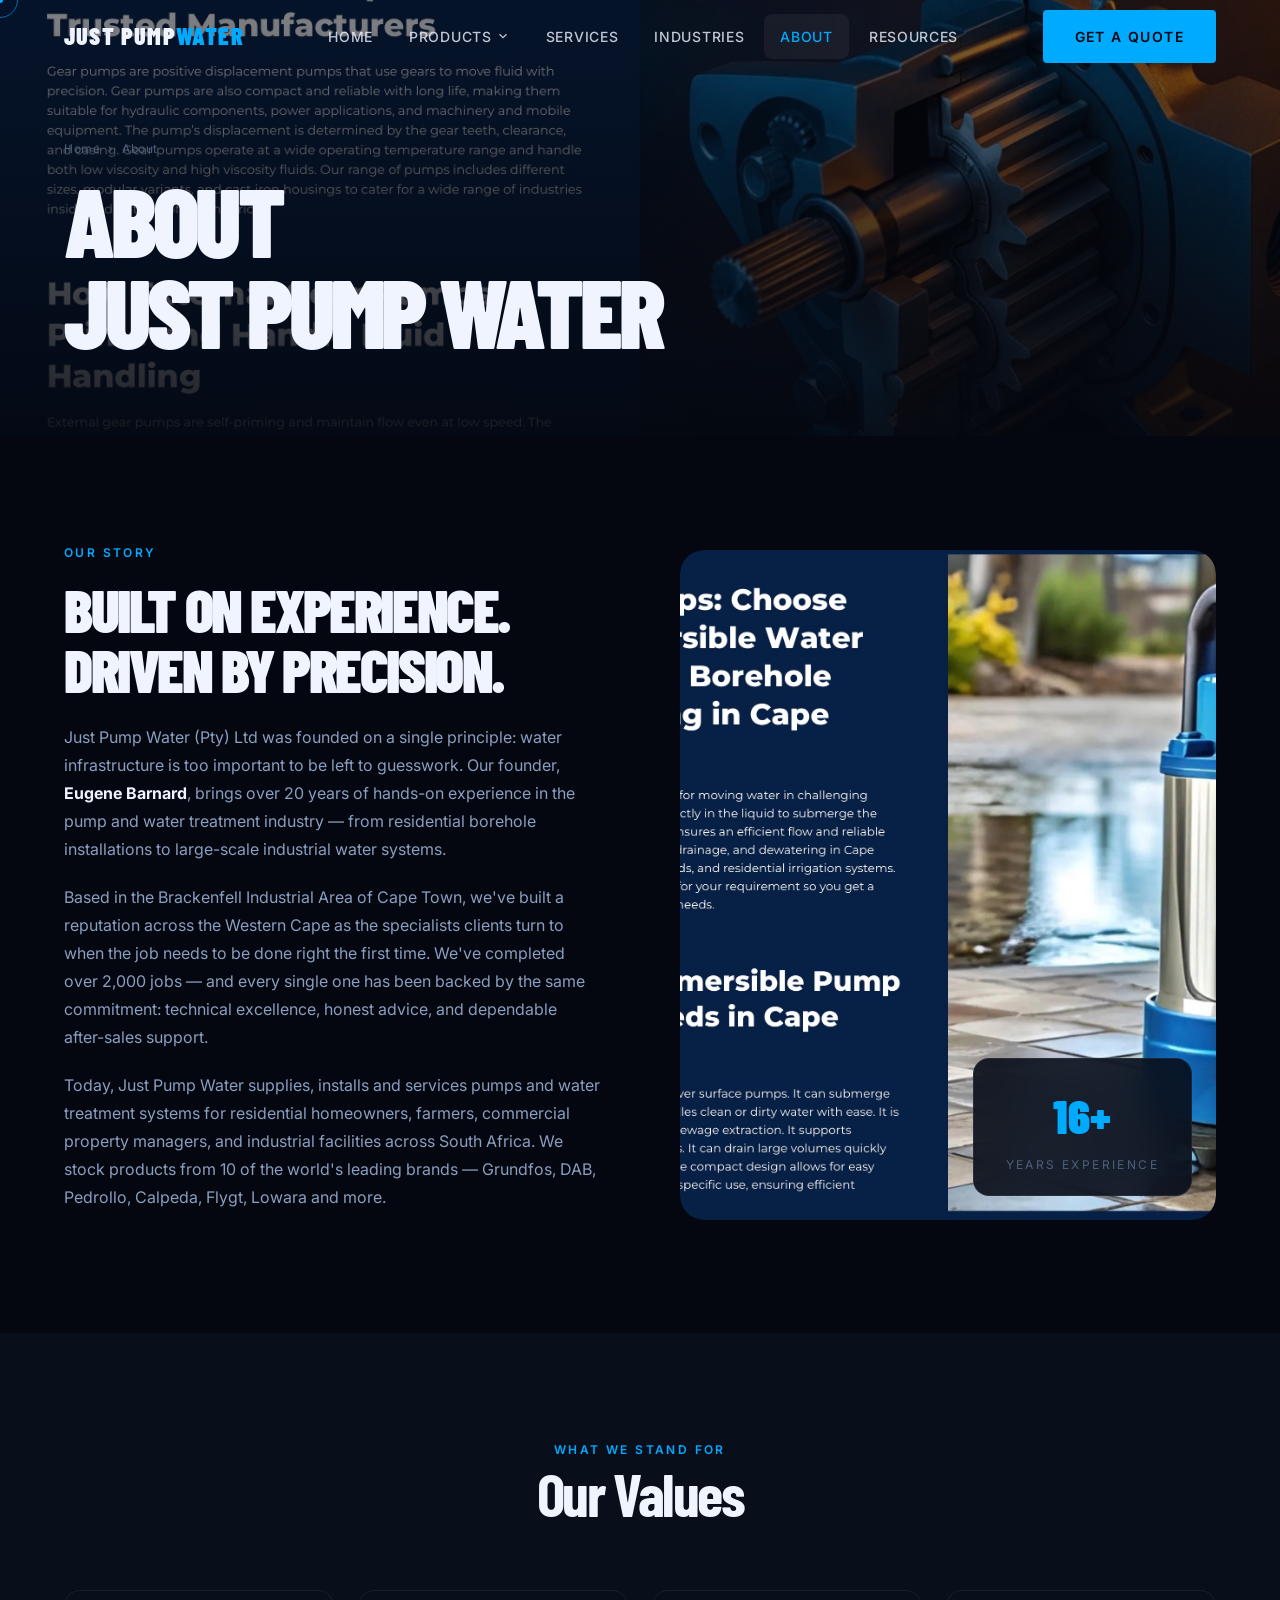
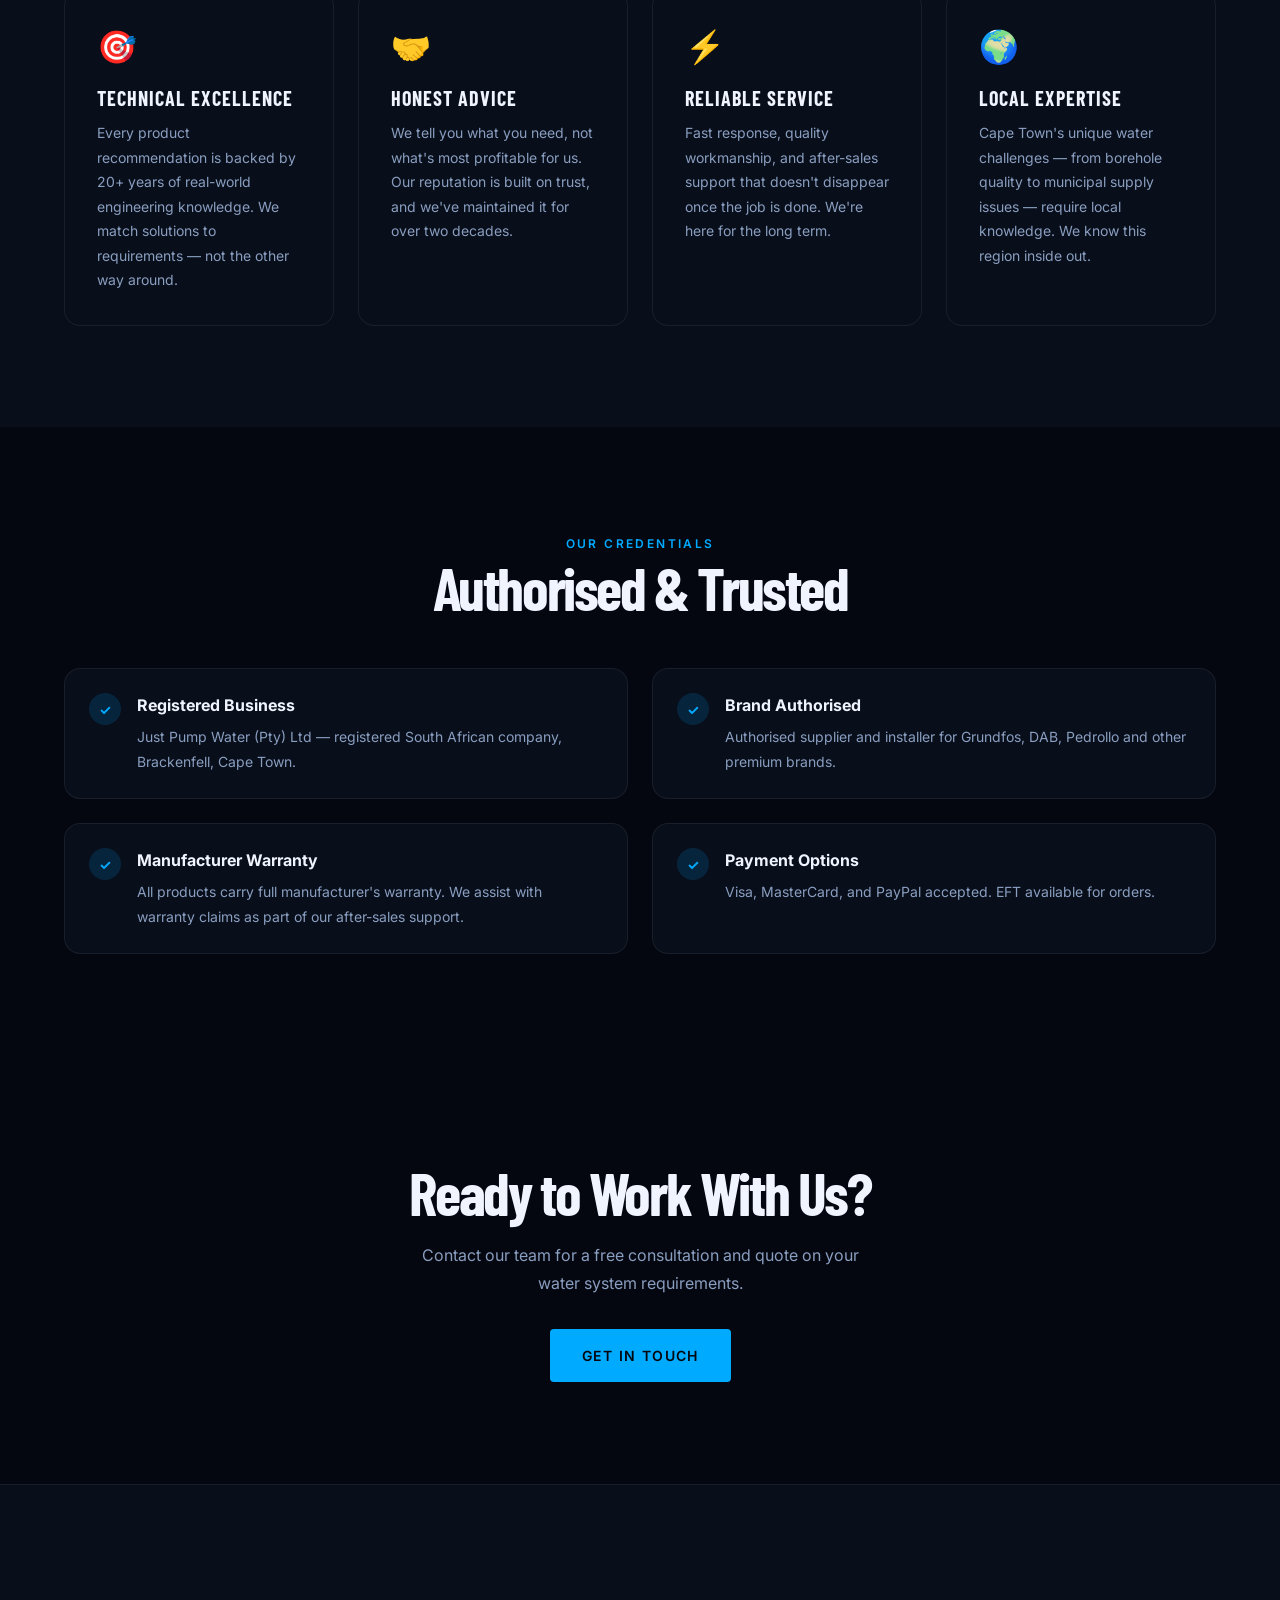
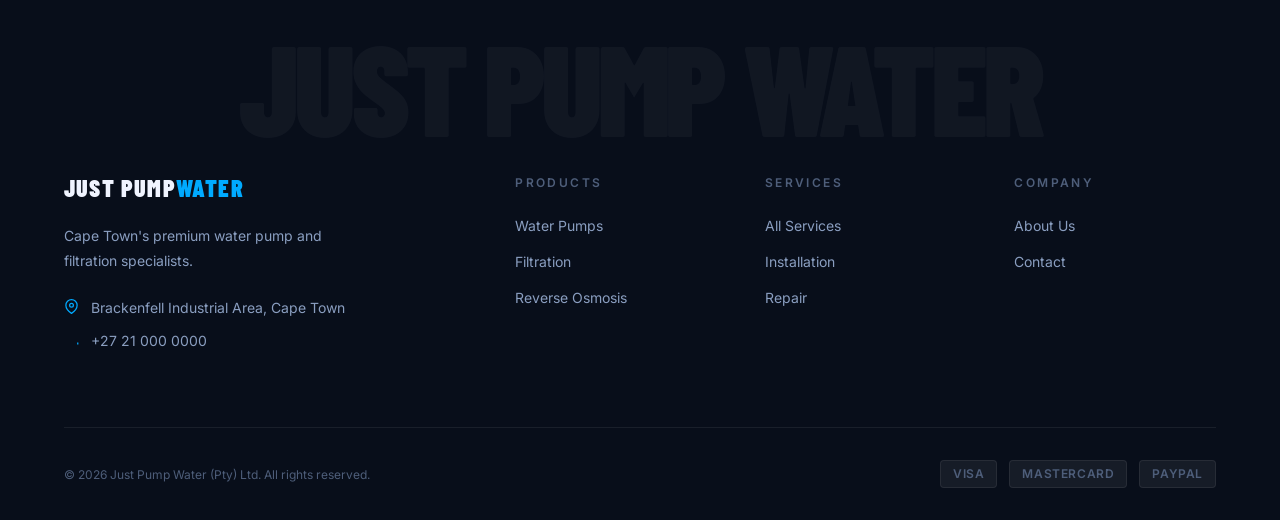
<file: pages/about.html>
<!DOCTYPE html>
<html lang="en-ZA">
<head>
  <meta charset="UTF-8" />
  <meta name="viewport" content="width=device-width, initial-scale=1.0" />
  <title>About Us | Just Pump Water — Cape Town Pump Specialists</title>
  <meta name="description" content="Just Pump Water — founded by Eugene Barnard with 20+ years in the pump industry. Cape Town's most trusted water pump and filtration specialists." />
  <link rel="canonical" href="https://justpumpwater.co.za/pages/about" />
  <link rel="stylesheet" href="../styles/base.css" />
  <link rel="stylesheet" href="../styles/components/navigation.css" />
  <link rel="stylesheet" href="../styles/pages/products.css" />
</head>
<body>

<div class="cursor-dot" aria-hidden="true"></div>
<div class="cursor-ring" aria-hidden="true"></div>

<header class="site-header is-scrolled" data-header data-nav>
  <div class="container">
    <div class="header-main">
      <a href="../index.html" class="site-logo"><div class="logo-text">JUST PUMP<span>WATER</span></div></a>
      <nav aria-label="Primary navigation">
        <ul class="primary-nav" data-nav-menu role="list">
          <li class="nav-item"><a href="../index.html" class="nav-link">Home</a></li>
          <li class="nav-item" data-dropdown><a href="products.html" class="nav-link" data-dropdown-trigger>Products <svg viewBox="0 0 24 24" fill="none" stroke="currentColor" stroke-width="2"><polyline points="6 9 12 15 18 9"/></svg></a>
            <div class="dropdown-panel is-wide" data-dropdown-panel>
              <a href="pumps.html" class="dropdown-item"><span class="dropdown-item-text"><span class="dropdown-item-label">Water Pumps</span></span></a>
              <a href="filtration.html" class="dropdown-item"><span class="dropdown-item-text"><span class="dropdown-item-label">Water Filtration</span></span></a>
              <a href="reverse-osmosis.html" class="dropdown-item"><span class="dropdown-item-text"><span class="dropdown-item-label">Reverse Osmosis</span></span></a>
              <a href="products.html" class="dropdown-item"><span class="dropdown-item-text"><span class="dropdown-item-label">Full Catalogue</span></span></a>
            </div>
          </li>
          <li class="nav-item"><a href="services.html" class="nav-link">Services</a></li>
          <li class="nav-item"><a href="industries.html" class="nav-link">Industries</a></li>
          <li class="nav-item"><a href="about.html" class="nav-link is-active">About</a></li>
          <li class="nav-item"><a href="resources.html" class="nav-link">Resources</a></li>
        </ul>
      </nav>
      <div class="header-cta">
        <a href="contact.html" class="btn btn--primary">Get a Quote</a>
        <button class="nav-toggle" data-nav-toggle aria-expanded="false" aria-label="Open menu"><span></span><span></span><span></span></button>
      </div>
    </div>
  </div>
</header>

<div class="mobile-menu-overlay" data-nav-overlay></div>
<nav class="mobile-menu" aria-label="Mobile navigation">
  <div class="mobile-menu-inner">
    <div data-nav-item class="mobile-nav-item"><a href="../index.html" class="mobile-nav-link">Home</a></div>
    <div data-nav-item class="mobile-nav-item"><a href="products.html" class="mobile-nav-link">Products</a></div>
    <div data-nav-item class="mobile-nav-item"><a href="services.html" class="mobile-nav-link">Services</a></div>
    <div data-nav-item class="mobile-nav-item"><a href="about.html" class="mobile-nav-link">About</a></div>
    <div data-nav-item class="mobile-nav-item"><a href="contact.html" class="mobile-nav-link">Contact</a></div>
    <div data-nav-item class="mobile-nav-item" style="margin-top:var(--space-8)"><a href="contact.html" class="btn btn--primary" style="width:100%;justify-content:center">Get a Quote</a></div>
  </div>
</nav>

<!-- Page Hero -->
<section class="page-hero">
  <div class="page-hero-bg">
    <img src="../website-images/Gear_Pumps_Cape_Town.jpeg" alt="" aria-hidden="true" />
    <div class="page-hero-overlay"></div>
  </div>
  <div class="container page-hero-content">
    <nav class="breadcrumb"><a href="../index.html">Home</a><span>›</span><span>About</span></nav>
    <h1 data-animate="fade-up">About<br />Just Pump Water</h1>
  </div>
</section>

<!-- Story Section -->
<section class="section">
  <div class="container">
    <div class="about-grid">
      <div class="about-content">
        <span class="label" data-animate="fade-right">Our Story</span>
        <h2 data-animate="fade-up" data-delay="100">Built on Experience.<br />Driven by Precision.</h2>
        <p data-animate="fade-up" data-delay="200">
          Just Pump Water (Pty) Ltd was founded on a single principle: water infrastructure
          is too important to be left to guesswork. Our founder, <strong>Eugene Barnard</strong>,
          brings over 20 years of hands-on experience in the pump and water treatment industry —
          from residential borehole installations to large-scale industrial water systems.
        </p>
        <p data-animate="fade-up" data-delay="300">
          Based in the Brackenfell Industrial Area of Cape Town, we've built a reputation
          across the Western Cape as the specialists clients turn to when the job needs to be
          done right the first time. We've completed over 2,000 jobs — and every single one
          has been backed by the same commitment: technical excellence, honest advice, and
          dependable after-sales support.
        </p>
        <p data-animate="fade-up" data-delay="400">
          Today, Just Pump Water supplies, installs and services pumps and water treatment
          systems for residential homeowners, farmers, commercial property managers, and
          industrial facilities across South Africa. We stock products from 10 of the world's
          leading brands — Grundfos, DAB, Pedrollo, Calpeda, Flygt, Lowara and more.
        </p>
      </div>
      <div class="about-visual" data-animate="fade-left">
        <img src="../website-images/Submersible_Pumps_Cape_Town.jpeg" alt="Submersible pump installation by Just Pump Water Cape Town" loading="lazy" />
        <div class="about-stat-overlay">
          <div class="about-stat">
            <span class="about-stat-num" data-counter="20" data-counter-suffix="+">0</span>
            <span class="about-stat-label">Years Experience</span>
          </div>
        </div>
      </div>
    </div>
  </div>
</section>

<!-- Values -->
<section class="section section--surface">
  <div class="container">
    <div class="section-header text-center" style="margin-bottom:var(--space-16)">
      <span class="label" data-animate="fade-up">What We Stand For</span>
      <h2 data-animate="fade-up" data-delay="100">Our Values</h2>
    </div>
    <div class="values-grid" data-stagger="fade-up" data-stagger-delay="80">
      <div class="value-card">
        <div class="value-icon">🎯</div>
        <h3>Technical Excellence</h3>
        <p>Every product recommendation is backed by 20+ years of real-world engineering knowledge. We match solutions to requirements — not the other way around.</p>
      </div>
      <div class="value-card">
        <div class="value-icon">🤝</div>
        <h3>Honest Advice</h3>
        <p>We tell you what you need, not what's most profitable for us. Our reputation is built on trust, and we've maintained it for over two decades.</p>
      </div>
      <div class="value-card">
        <div class="value-icon">⚡</div>
        <h3>Reliable Service</h3>
        <p>Fast response, quality workmanship, and after-sales support that doesn't disappear once the job is done. We're here for the long term.</p>
      </div>
      <div class="value-card">
        <div class="value-icon">🌍</div>
        <h3>Local Expertise</h3>
        <p>Cape Town's unique water challenges — from borehole quality to municipal supply issues — require local knowledge. We know this region inside out.</p>
      </div>
    </div>
  </div>
</section>

<!-- Credentials -->
<section class="section" id="warranty">
  <div class="container">
    <div class="section-header text-center" style="margin-bottom:var(--space-12)">
      <span class="label" data-animate="fade-up">Our Credentials</span>
      <h2 data-animate="fade-up" data-delay="100">Authorised & Trusted</h2>
    </div>
    <div class="credentials-grid" data-stagger="fade-up" data-stagger-delay="80">
      <div class="credential-item">
        <div class="credential-icon">✓</div>
        <div><strong>Registered Business</strong><p>Just Pump Water (Pty) Ltd — registered South African company, Brackenfell, Cape Town.</p></div>
      </div>
      <div class="credential-item">
        <div class="credential-icon">✓</div>
        <div><strong>Brand Authorised</strong><p>Authorised supplier and installer for Grundfos, DAB, Pedrollo and other premium brands.</p></div>
      </div>
      <div class="credential-item">
        <div class="credential-icon">✓</div>
        <div><strong>Manufacturer Warranty</strong><p>All products carry full manufacturer's warranty. We assist with warranty claims as part of our after-sales support.</p></div>
      </div>
      <div class="credential-item">
        <div class="credential-icon">✓</div>
        <div><strong>Payment Options</strong><p>Visa, MasterCard, and PayPal accepted. EFT available for orders.</p></div>
      </div>
    </div>
  </div>
</section>

<!-- CTA -->
<section class="section section--dark" style="text-align:center">
  <div class="container" style="max-width:600px">
    <h2 data-animate="fade-up">Ready to Work With Us?</h2>
    <p data-animate="fade-up" data-delay="100" style="color:var(--color-text-secondary);margin:var(--space-4) 0 var(--space-8)">Contact our team for a free consultation and quote on your water system requirements.</p>
    <a href="contact.html" class="btn btn--primary btn--lg" data-animate="fade-up" data-delay="200">Get in Touch</a>
  </div>
</section>

<footer class="site-footer">
  <div class="footer-statement" aria-hidden="true"><div class="footer-statement-text">JUST PUMP WATER</div></div>
  <div class="container">
    <div class="footer-grid">
      <div class="footer-brand-col">
        <div class="logo-text" style="margin-bottom:var(--space-6)">JUST PUMP<span>WATER</span></div>
        <p class="footer-tagline">Cape Town's premium water pump and filtration specialists.</p>
        <div>
          <div class="footer-contact-item"><svg width="15" height="15" viewBox="0 0 24 24" fill="none" stroke="currentColor" stroke-width="2"><path d="M21 10c0 7-9 13-9 13s-9-6-9-13a9 9 0 0118 0z"/><circle cx="12" cy="10" r="3"/></svg>Brackenfell Industrial Area, Cape Town</div>
          <div class="footer-contact-item"><svg width="15" height="15" viewBox="0 0 24 24" fill="none" stroke="currentColor" stroke-width="2"><path d="M22 16.92v3"/></svg><a href="tel:+27210000000">+27 21 000 0000</a></div>
        </div>
      </div>
      <div><h3 class="footer-col-title">Products</h3><ul class="footer-links"><li><a href="pumps.html">Water Pumps</a></li><li><a href="filtration.html">Filtration</a></li><li><a href="reverse-osmosis.html">Reverse Osmosis</a></li></ul></div>
      <div><h3 class="footer-col-title">Services</h3><ul class="footer-links"><li><a href="services.html">All Services</a></li><li><a href="services.html#installation">Installation</a></li><li><a href="services.html#repair">Repair</a></li></ul></div>
      <div><h3 class="footer-col-title">Company</h3><ul class="footer-links"><li><a href="about.html">About Us</a></li><li><a href="contact.html">Contact</a></li></ul></div>
    </div>
    <div class="footer-bottom">
      <p class="footer-copy">© 2026 Just Pump Water (Pty) Ltd. All rights reserved.</p>
      <div class="footer-payment"><span class="payment-badge">VISA</span><span class="payment-badge">MASTERCARD</span><span class="payment-badge">PAYPAL</span></div>
    </div>
  </div>
</footer>

<a href="https://wa.me/27210000000" class="whatsapp-float" data-whatsapp target="_blank" rel="noopener" aria-label="Chat on WhatsApp">
  <svg width="26" height="26" viewBox="0 0 24 24" fill="currentColor"><path d="M17.472 14.382c-.297-.149-1.758-.867-2.03-.967-.273-.099-.471-.148-.67.15-.197.297-.767.966-.94 1.164-.173.199-.347.223-.644.075-.297-.15-1.255-.463-2.39-1.475-.883-.788-1.48-1.761-1.653-2.059-.173-.297-.018-.458.13-.606.134-.133.298-.347.446-.52.149-.174.198-.298.298-.497.099-.198.05-.371-.025-.52-.075-.149-.669-1.612-.916-2.207-.242-.579-.487-.5-.669-.51-.173-.008-.371-.01-.57-.01-.198 0-.52.074-.792.372-.272.297-1.04 1.016-1.04 2.479 0 1.462 1.065 2.875 1.213 3.074.149.198 2.096 3.2 5.077 4.487.709.306 1.262.489 1.694.625.712.227 1.36.195 1.871.118.571-.085 1.758-.719 2.006-1.413.248-.694.248-1.289.173-1.413-.074-.124-.272-.198-.57-.347m-5.421 7.403h-.004a9.87 9.87 0 01-5.031-1.378l-.361-.214-3.741.982.998-3.648-.235-.374a9.86 9.86 0 01-1.51-5.26c.001-5.45 4.436-9.884 9.888-9.884 2.64 0 5.122 1.03 6.988 2.898a9.825 9.825 0 012.893 6.994c-.003 5.45-4.437 9.884-9.885 9.884m8.413-18.297A11.815 11.815 0 0012.05 0C5.495 0 .16 5.335.157 11.892c0 2.096.547 4.142 1.588 5.945L.057 24l6.305-1.654a11.882 11.882 0 005.683 1.448h.005c6.554 0 11.89-5.335 11.893-11.893a11.821 11.821 0 00-3.48-8.413z"/></svg>
</a>

<style>
.about-grid { display:grid; grid-template-columns:1fr 1fr; gap:var(--space-20); align-items:center; }
.about-content h2 { font-family:var(--font-display); font-size:clamp(var(--text-4xl),5vw,var(--text-6xl)); font-weight:var(--weight-black); text-transform:uppercase; letter-spacing:var(--tracking-tight); line-height:1; margin:var(--space-4) 0 var(--space-6); }
.about-content p { color:var(--color-text-secondary); line-height:var(--leading-relaxed); margin-bottom:var(--space-5); }
.about-content strong { color:var(--color-text); }
.about-visual { position:relative; border-radius:var(--radius-2xl); overflow:hidden; }
.about-visual img { width:100%; aspect-ratio:4/5; object-fit:cover; display:block; border-radius:var(--radius-2xl); }
.about-stat-overlay { position:absolute; bottom:var(--space-6); right:var(--space-6); background:rgba(8,14,26,0.9); backdrop-filter:blur(16px); border:1px solid var(--color-border); border-radius:var(--radius-xl); padding:var(--space-5) var(--space-8); text-align:center; }
.about-stat-num { font-family:var(--font-display); font-size:var(--text-5xl); font-weight:var(--weight-black); color:var(--color-accent); display:block; }
.about-stat-label { font-size:var(--text-xs); letter-spacing:var(--tracking-widest); text-transform:uppercase; color:var(--color-text-muted); }
.values-grid { display:grid; grid-template-columns:repeat(4,1fr); gap:var(--space-6); }
.value-card { background:var(--color-surface); border:1px solid var(--color-border); border-radius:var(--radius-xl); padding:var(--space-8); transition:var(--transition-base); }
.value-card:hover { border-color:rgba(0,170,255,0.3); transform:translateY(-4px); }
.value-icon { font-size:2rem; margin-bottom:var(--space-4); display:block; }
.value-card h3 { font-family:var(--font-display); font-size:var(--text-xl); font-weight:var(--weight-bold); text-transform:uppercase; letter-spacing:var(--tracking-wide); color:var(--color-text); margin-bottom:var(--space-3); }
.value-card p { font-size:var(--text-sm); color:var(--color-text-secondary); line-height:var(--leading-relaxed); }
.credentials-grid { display:grid; grid-template-columns:repeat(2,1fr); gap:var(--space-6); }
.credential-item { display:flex; gap:var(--space-4); align-items:flex-start; background:var(--color-surface); border:1px solid var(--color-border); border-radius:var(--radius-xl); padding:var(--space-6); }
.credential-icon { width:32px; height:32px; border-radius:var(--radius-full); background:rgba(0,170,255,0.15); color:var(--color-accent); display:flex; align-items:center; justify-content:center; font-weight:bold; flex-shrink:0; font-size:var(--text-sm); }
.credential-item strong { display:block; color:var(--color-text); margin-bottom:var(--space-2); font-size:var(--text-base); }
.credential-item p { font-size:var(--text-sm); color:var(--color-text-secondary); line-height:var(--leading-relaxed); margin:0; }
@media (max-width:1024px) { .values-grid { grid-template-columns:repeat(2,1fr); } }
@media (max-width:768px) { .about-grid { grid-template-columns:1fr; } .credentials-grid { grid-template-columns:1fr; } .values-grid { grid-template-columns:1fr; } }
</style>

<script src="../scripts/scroll-animations.js" type="module"></script>
<script src="../scripts/navigation.js" type="module"></script>
<script src="../scripts/main.js" type="module"></script>
</body>
</html>
</file>
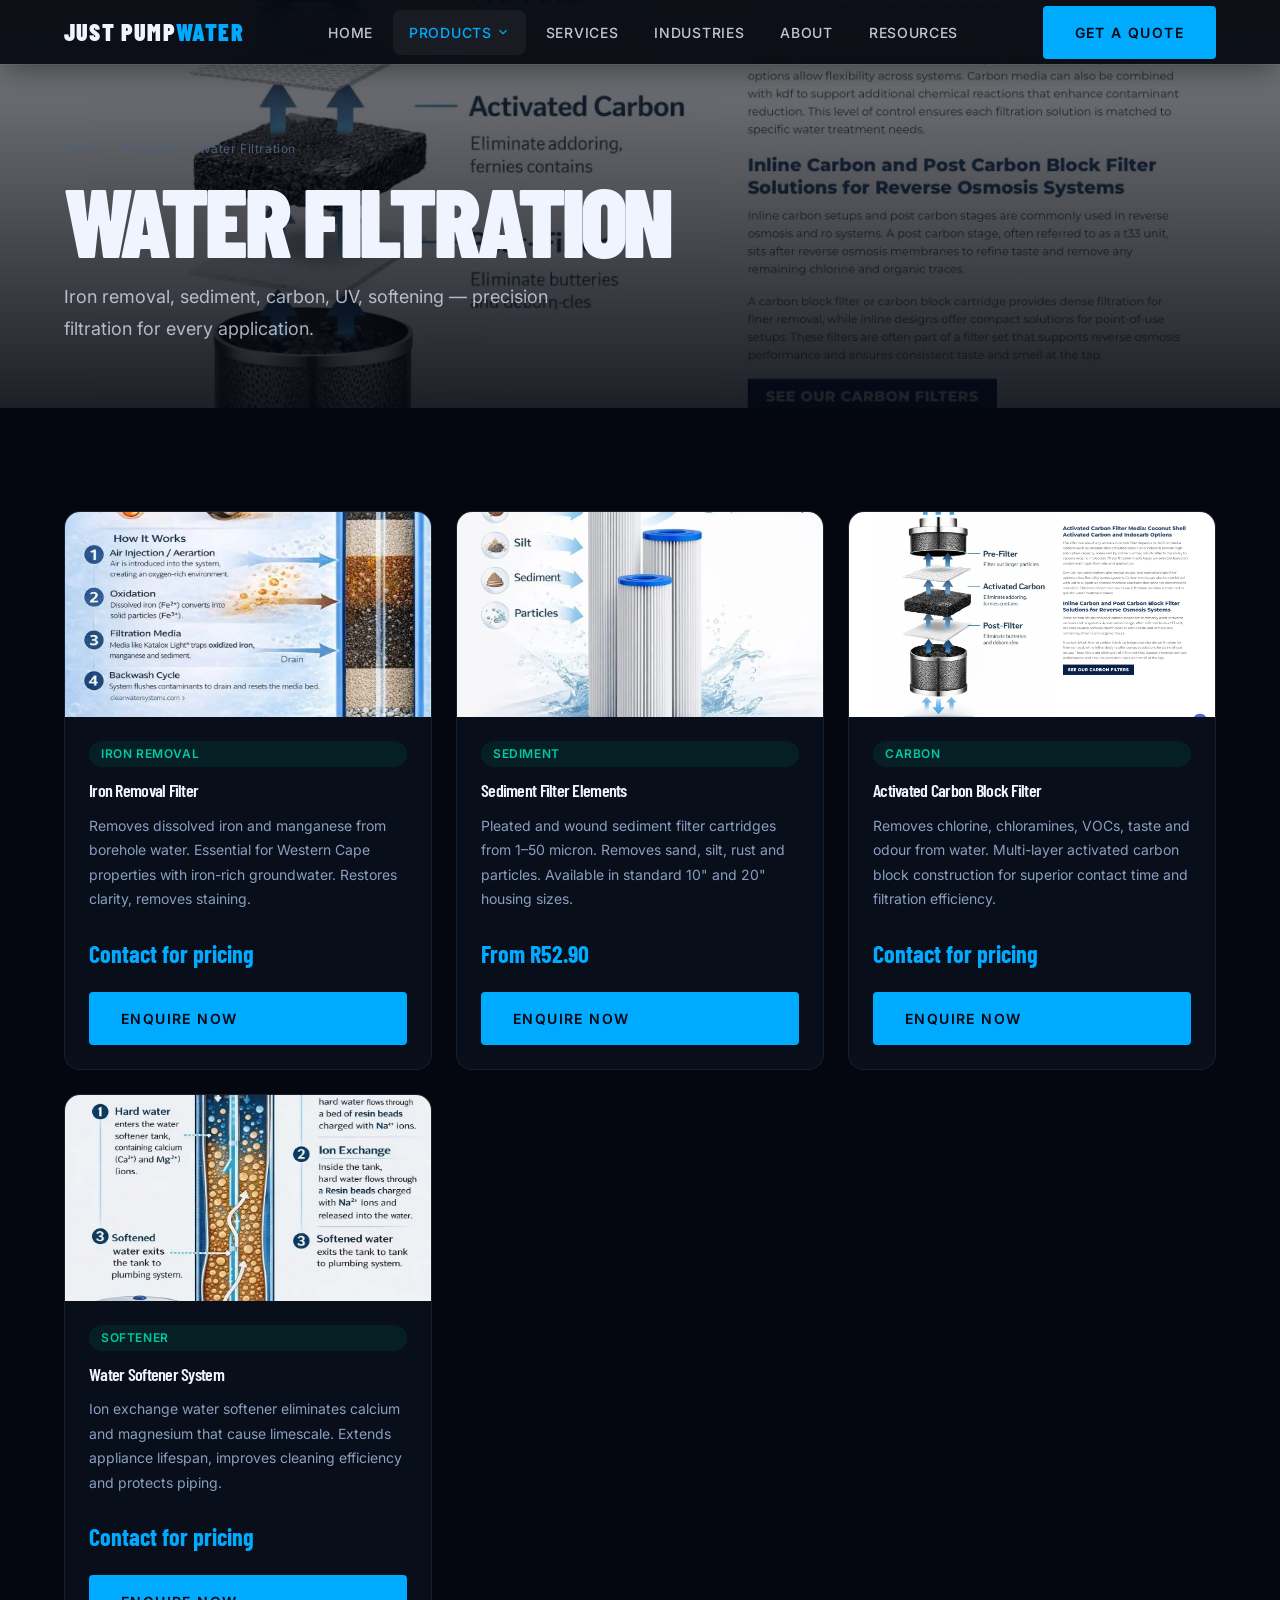
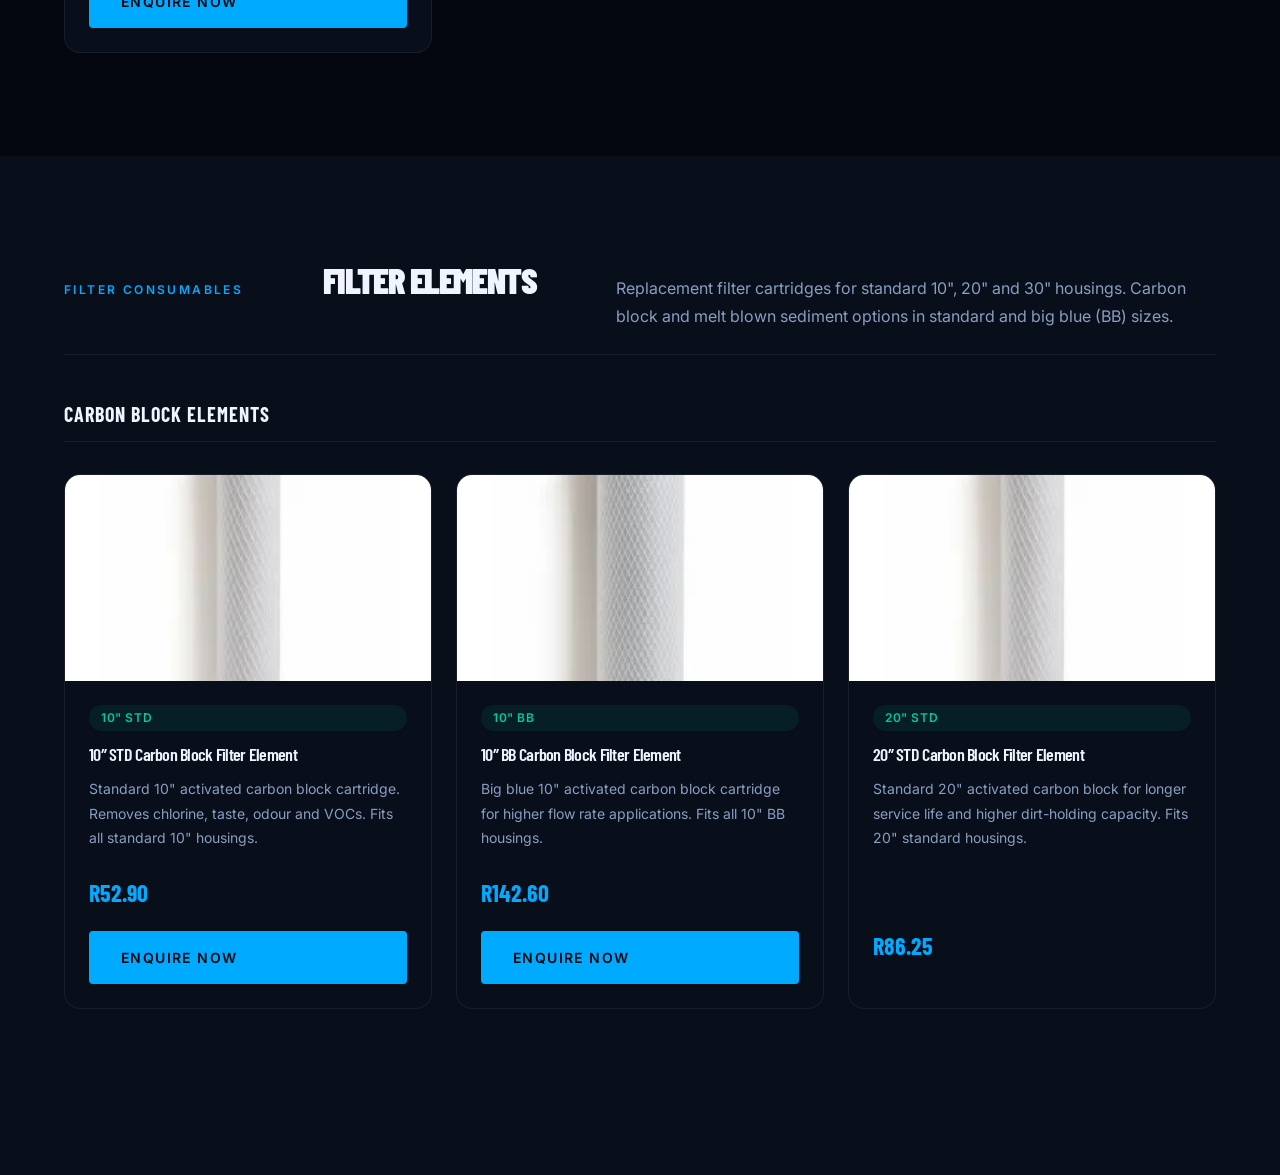
<file: pages/filtration.html>
<!DOCTYPE html>
<html lang="en-ZA">
<head>
  <meta charset="UTF-8" />
  <meta name="viewport" content="width=device-width, initial-scale=1.0" />
  <title>Water Filtration Cape Town | Just Pump Water — Iron Removal, Sediment, Carbon Filters</title>
  <meta name="description" content="Water filtration systems in Cape Town — iron removal, sediment filters, activated carbon, UV and water softeners. Supply and installation by Just Pump Water." />
  <link rel="canonical" href="https://justpumpwater.co.za/pages/filtration" />
  <link rel="stylesheet" href="../styles/base.css" />
  <link rel="stylesheet" href="../styles/components/navigation.css" />
  <link rel="stylesheet" href="../styles/pages/products.css" />
</head>
<body>

<div class="cursor-dot" aria-hidden="true"></div>
<div class="cursor-ring" aria-hidden="true"></div>

<header class="site-header is-scrolled" data-header data-nav>
  <div class="container">
    <div class="header-main">
      <a href="../index.html" class="site-logo"><div class="logo-text">JUST PUMP<span>WATER</span></div></a>
      <nav aria-label="Primary navigation">
        <ul class="primary-nav" data-nav-menu role="list">
          <li class="nav-item"><a href="../index.html" class="nav-link">Home</a></li>
          <li class="nav-item" data-dropdown><a href="products.html" class="nav-link is-active" data-dropdown-trigger>Products <svg viewBox="0 0 24 24" fill="none" stroke="currentColor" stroke-width="2"><polyline points="6 9 12 15 18 9"/></svg></a>
            <div class="dropdown-panel is-wide" data-dropdown-panel>
              <a href="pumps.html" class="dropdown-item"><span class="dropdown-item-text"><span class="dropdown-item-label">Water Pumps</span></span></a>
              <a href="filtration.html" class="dropdown-item"><span class="dropdown-item-text"><span class="dropdown-item-label">Water Filtration</span></span></a>
              <a href="reverse-osmosis.html" class="dropdown-item"><span class="dropdown-item-text"><span class="dropdown-item-label">Reverse Osmosis</span></span></a>
              <a href="products.html" class="dropdown-item"><span class="dropdown-item-text"><span class="dropdown-item-label">Full Catalogue</span></span></a>
            </div>
          </li>
          <li class="nav-item"><a href="services.html" class="nav-link">Services</a></li>
          <li class="nav-item"><a href="industries.html" class="nav-link">Industries</a></li>
          <li class="nav-item"><a href="about.html" class="nav-link">About</a></li>
          <li class="nav-item"><a href="resources.html" class="nav-link">Resources</a></li>
        </ul>
      </nav>
      <div class="header-cta">
        <a href="contact.html" class="btn btn--primary">Get a Quote</a>
        <button class="nav-toggle" data-nav-toggle aria-expanded="false" aria-label="Open menu"><span></span><span></span><span></span></button>
      </div>
    </div>
  </div>
</header>

<div class="mobile-menu-overlay" data-nav-overlay></div>
<nav class="mobile-menu" aria-label="Mobile navigation">
  <div class="mobile-menu-inner">
    <div data-nav-item class="mobile-nav-item"><a href="../index.html" class="mobile-nav-link">Home</a></div>
    <div data-nav-item class="mobile-nav-item"><a href="products.html" class="mobile-nav-link">Products</a></div>
    <div data-nav-item class="mobile-nav-item"><a href="filtration.html" class="mobile-nav-link">Water Filtration</a></div>
    <div data-nav-item class="mobile-nav-item"><a href="services.html" class="mobile-nav-link">Services</a></div>
    <div data-nav-item class="mobile-nav-item"><a href="contact.html" class="mobile-nav-link">Contact</a></div>
    <div data-nav-item class="mobile-nav-item" style="margin-top:var(--space-8)"><a href="contact.html" class="btn btn--primary" style="width:100%;justify-content:center">Get a Quote</a></div>
  </div>
</nav>

<section class="page-hero">
  <div class="page-hero-bg">
    <img src="../website-images/Activated_Carbon_Filter_Layers.jpeg" alt="" aria-hidden="true" />
    <div class="page-hero-overlay"></div>
  </div>
  <div class="container page-hero-content">
    <nav class="breadcrumb"><a href="../index.html">Home</a><span>›</span><a href="products.html">Products</a><span>›</span><span>Water Filtration</span></nav>
    <h1 data-animate="fade-up">Water Filtration</h1>
    <p data-animate="fade-up" data-delay="100">Iron removal, sediment, carbon, UV, softening — precision filtration for every application.</p>
  </div>
</section>

<section class="section">
  <div class="container">
    <div class="products-grid-full" data-stagger="fade-up" data-stagger-delay="80">

      <div class="product-full-card" id="iron">
        <div class="product-full-media"><img src="../website-images/Iron_Removal_Filter.webp" alt="Iron Removal Filter" loading="lazy" /></div>
        <div class="product-full-body">
          <span class="product-full-badge product-full-badge--filtration">Iron Removal</span>
          <h3>Iron Removal Filter</h3>
          <p>Removes dissolved iron and manganese from borehole water. Essential for Western Cape properties with iron-rich groundwater. Restores clarity, removes staining.</p>
          <div class="product-full-price">Contact for pricing</div>
          <a href="contact.html?product=iron-removal" class="btn btn--primary">Enquire Now</a>
        </div>
      </div>

      <div class="product-full-card">
        <div class="product-full-media"><img src="../website-images/Sediment_Water_Filters.webp" alt="Sediment Filters" loading="lazy" /></div>
        <div class="product-full-body">
          <span class="product-full-badge product-full-badge--filtration">Sediment</span>
          <h3>Sediment Filter Elements</h3>
          <p>Pleated and wound sediment filter cartridges from 1–50 micron. Removes sand, silt, rust and particles. Available in standard 10" and 20" housing sizes.</p>
          <div class="product-full-price">From R52.90</div>
          <a href="contact.html?product=sediment-filter" class="btn btn--primary">Enquire Now</a>
        </div>
      </div>

      <div class="product-full-card">
        <div class="product-full-media"><img src="../website-images/Activated_Carbon_Filter_Layers.jpeg" alt="Activated Carbon Filter" loading="lazy" /></div>
        <div class="product-full-body">
          <span class="product-full-badge product-full-badge--filtration">Carbon</span>
          <h3>Activated Carbon Block Filter</h3>
          <p>Removes chlorine, chloramines, VOCs, taste and odour from water. Multi-layer activated carbon block construction for superior contact time and filtration efficiency.</p>
          <div class="product-full-price">Contact for pricing</div>
          <a href="contact.html?product=carbon-filter" class="btn btn--primary">Enquire Now</a>
        </div>
      </div>

      <div class="product-full-card" id="softener">
        <div class="product-full-media"><img src="../website-images/Water_Softener_How_It_Works.webp" alt="Water Softener" loading="lazy" /></div>
        <div class="product-full-body">
          <span class="product-full-badge product-full-badge--filtration">Softener</span>
          <h3>Water Softener System</h3>
          <p>Ion exchange water softener eliminates calcium and magnesium that cause limescale. Extends appliance lifespan, improves cleaning efficiency and protects piping.</p>
          <div class="product-full-price">Contact for pricing</div>
          <a href="contact.html?product=water-softener" class="btn btn--primary">Enquire Now</a>
        </div>
      </div>

    </div>
  </div>
</section>

<!-- Filter Elements Section -->
<section class="section section--surface" id="filter-elements">
  <div class="container">
    <div class="catalogue-section-header" style="margin-bottom:var(--space-12)">
      <span class="label" data-animate="fade-up">Filter Consumables</span>
      <h2 data-animate="fade-up" data-delay="100">Filter Elements</h2>
      <p data-animate="fade-up" data-delay="200" style="color:var(--color-text-secondary);max-width:600px;margin-top:var(--space-4)">Replacement filter cartridges for standard 10", 20" and 30" housings. Carbon block and melt blown sediment options in standard and big blue (BB) sizes.</p>
    </div>

    <!-- Carbon Block Elements -->
    <h3 data-animate="fade-up" style="font-family:var(--font-display);text-transform:uppercase;letter-spacing:var(--tracking-wide);font-size:var(--text-xl);margin-bottom:var(--space-8);padding-bottom:var(--space-4);border-bottom:1px solid var(--color-border)">Carbon Block Elements</h3>
    <div class="products-grid-full" data-stagger="fade-up" data-stagger-delay="40" style="margin-bottom:var(--space-16)">

      <div class="product-full-card">
        <div class="product-full-media"><img src="../website-images/10_STD_Carbon_Filter.webp" alt='10" Standard Carbon Block Filter Element' loading="lazy" /></div>
        <div class="product-full-body">
          <span class="product-full-badge product-full-badge--filtration">10" STD</span>
          <h3>10″ STD Carbon Block Filter Element</h3>
          <p>Standard 10" activated carbon block cartridge. Removes chlorine, taste, odour and VOCs. Fits all standard 10" housings.</p>
          <div class="product-full-price">R52.90</div>
          <a href="contact.html?product=10std-carbon" class="btn btn--primary">Enquire Now</a>
        </div>
      </div>

      <div class="product-full-card">
        <div class="product-full-media"><img src="../website-images/10_BB_Carbon_Filter.webp" alt='10" Big Blue Carbon Block Filter Element' loading="lazy" /></div>
        <div class="product-full-body">
          <span class="product-full-badge product-full-badge--filtration">10" BB</span>
          <h3>10″ BB Carbon Block Filter Element</h3>
          <p>Big blue 10" activated carbon block cartridge for higher flow rate applications. Fits all 10" BB housings.</p>
          <div class="product-full-price">R142.60</div>
          <a href="contact.html?product=10bb-carbon" class="btn btn--primary">Enquire Now</a>
        </div>
      </div>

      <div class="product-full-card">
        <div class="product-full-media"><img src="../website-images/20_STD_Carbon_Filter.webp" alt='20" Standard Carbon Block Filter Element' loading="lazy" /></div>
        <div class="product-full-body">
          <span class="product-full-badge product-full-badge--filtration">20" STD</span>
          <h3>20″ STD Carbon Block Filter Element</h3>
          <p>Standard 20" activated carbon block for longer service life and higher dirt-holding capacity. Fits 20" standard housings.</p>
          <div class="product-full-price">R86.25</d
</file>
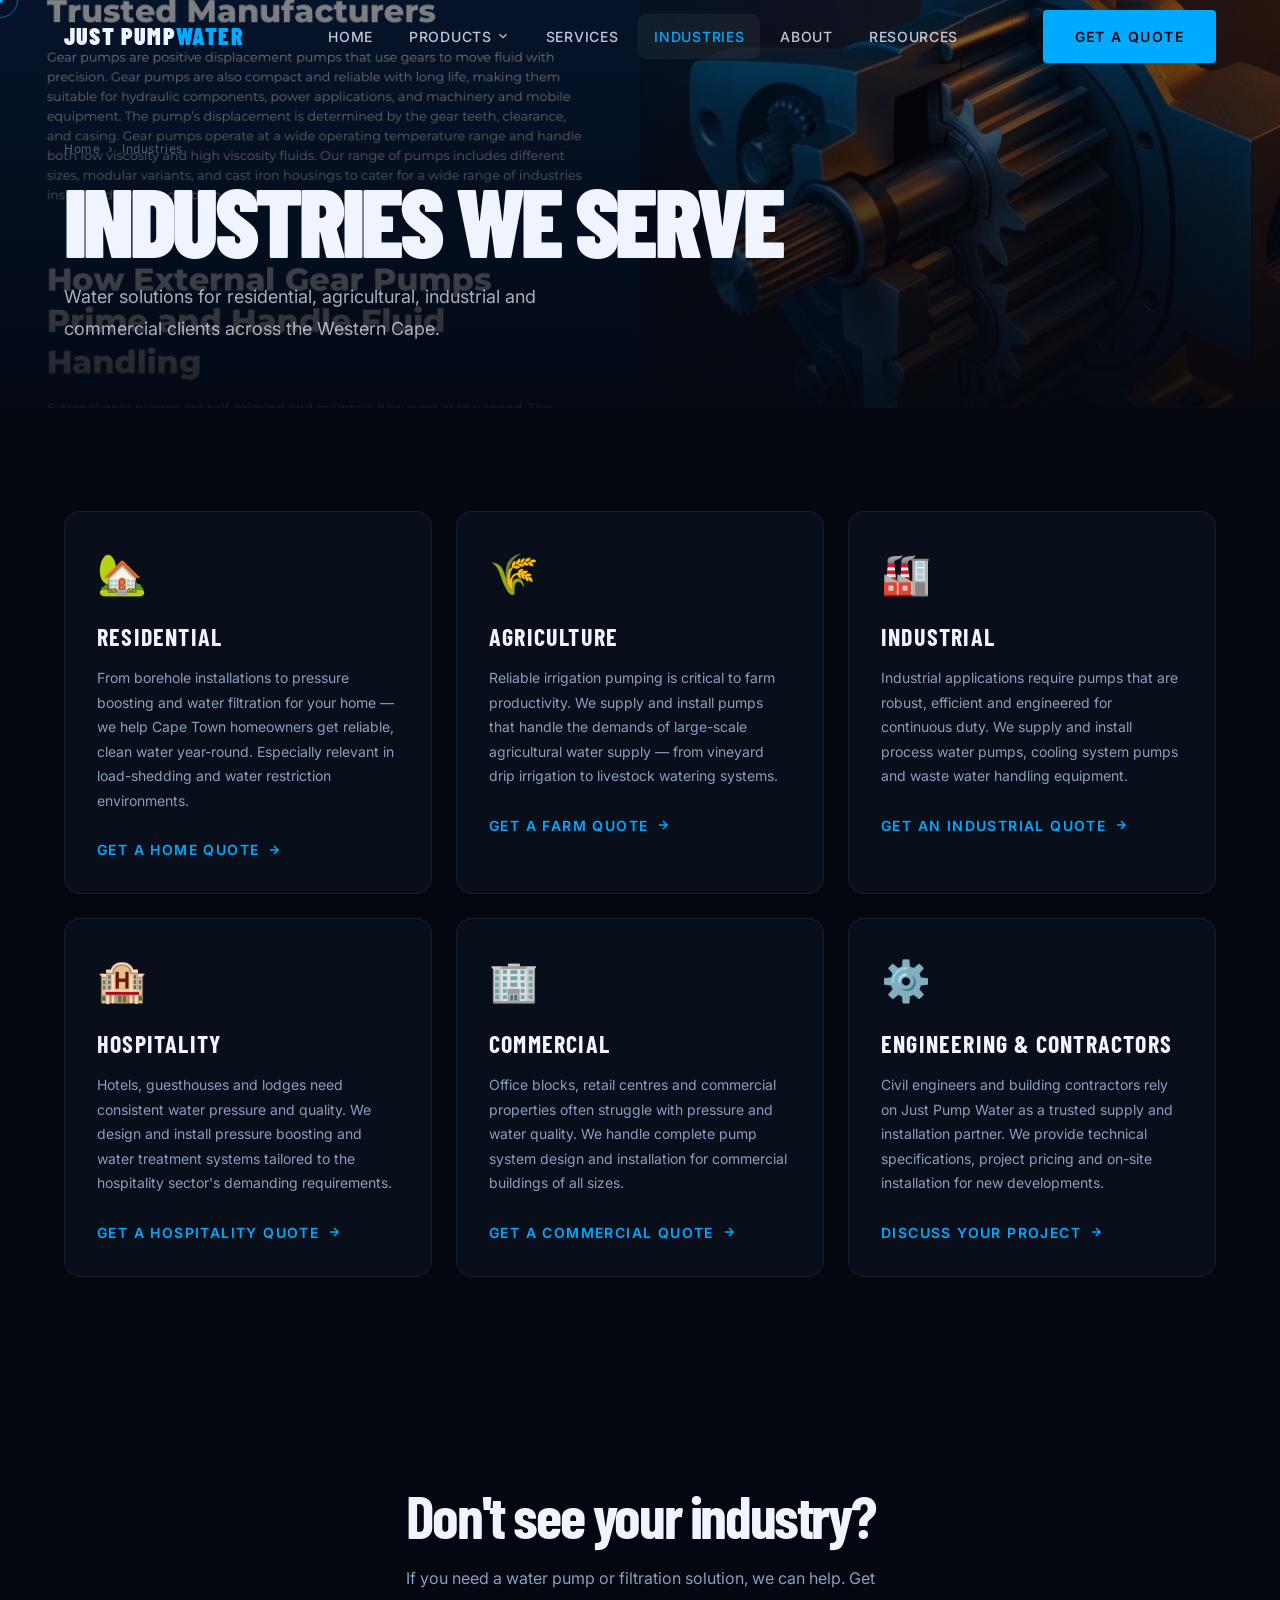
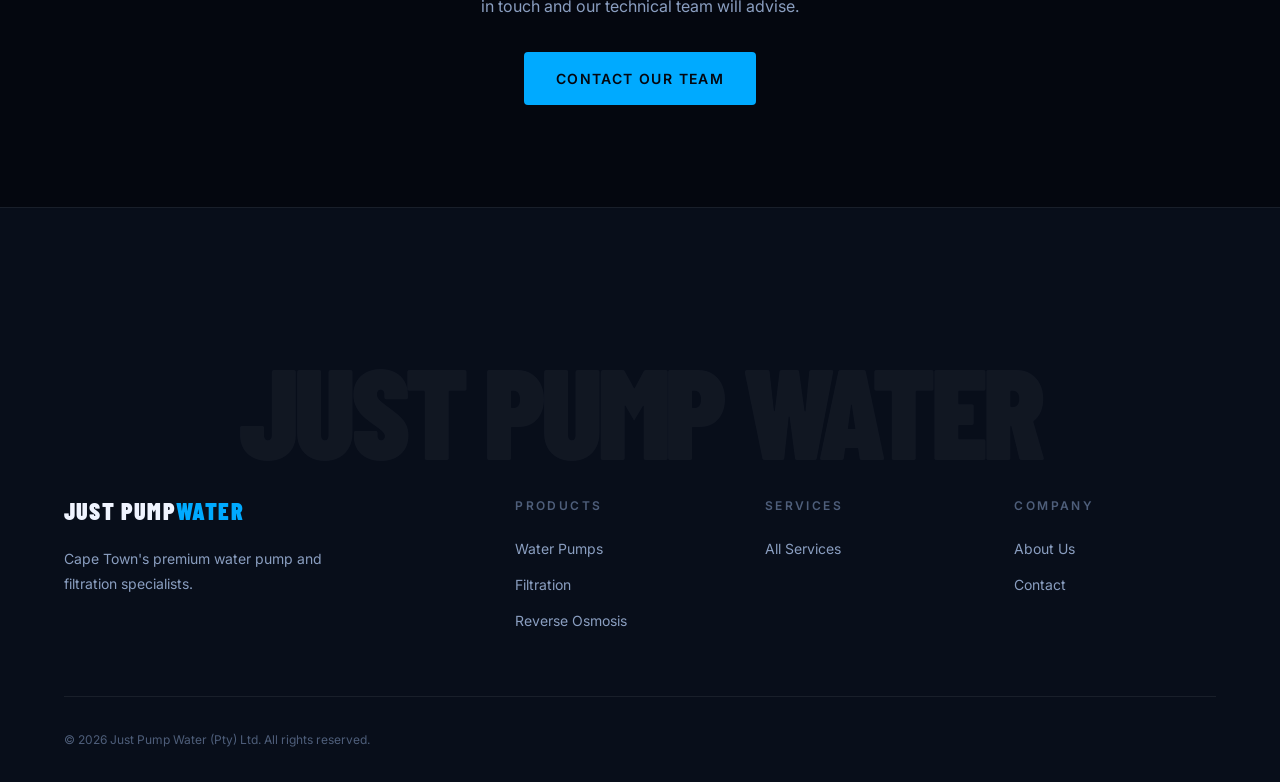
<file: pages/industries.html>
<!DOCTYPE html>
<html lang="en-ZA">
<head>
  <meta charset="UTF-8" />
  <meta name="viewport" content="width=device-width, initial-scale=1.0" />
  <title>Industries | Just Pump Water — Residential, Agriculture, Industrial & More</title>
  <meta name="description" content="Just Pump Water serves residential, agricultural, industrial, hospitality, commercial and engineering clients across the Western Cape." />
  <link rel="canonical" href="https://justpumpwater.co.za/pages/industries" />
  <link rel="stylesheet" href="../styles/base.css" />
  <link rel="stylesheet" href="../styles/components/navigation.css" />
  <link rel="stylesheet" href="../styles/pages/products.css" />
</head>
<body>

<div class="cursor-dot" aria-hidden="true"></div>
<div class="cursor-ring" aria-hidden="true"></div>

<header class="site-header is-scrolled" data-header data-nav>
  <div class="container">
    <div class="header-main">
      <a href="../index.html" class="site-logo"><div class="logo-text">JUST PUMP<span>WATER</span></div></a>
      <nav aria-label="Primary navigation">
        <ul class="primary-nav" data-nav-menu role="list">
          <li class="nav-item"><a href="../index.html" class="nav-link">Home</a></li>
          <li class="nav-item" data-dropdown><a href="products.html" class="nav-link" data-dropdown-trigger>Products <svg viewBox="0 0 24 24" fill="none" stroke="currentColor" stroke-width="2"><polyline points="6 9 12 15 18 9"/></svg></a>
            <div class="dropdown-panel is-wide" data-dropdown-panel>
              <a href="pumps.html" class="dropdown-item"><span class="dropdown-item-text"><span class="dropdown-item-label">Water Pumps</span></span></a>
              <a href="filtration.html" class="dropdown-item"><span class="dropdown-item-text"><span class="dropdown-item-label">Water Filtration</span></span></a>
              <a href="reverse-osmosis.html" class="dropdown-item"><span class="dropdown-item-text"><span class="dropdown-item-label">Reverse Osmosis</span></span></a>
            </div>
          </li>
          <li class="nav-item"><a href="services.html" class="nav-link">Services</a></li>
          <li class="nav-item"><a href="industries.html" class="nav-link is-active">Industries</a></li>
          <li class="nav-item"><a href="about.html" class="nav-link">About</a></li>
          <li class="nav-item"><a href="resources.html" class="nav-link">Resources</a></li>
        </ul>
      </nav>
      <div class="header-cta">
        <a href="contact.html" class="btn btn--primary">Get a Quote</a>
        <button class="nav-toggle" data-nav-toggle aria-expanded="false" aria-label="Open menu"><span></span><span></span><span></span></button>
      </div>
    </div>
  </div>
</header>

<div class="mobile-menu-overlay" data-nav-overlay></div>
<nav class="mobile-menu" aria-label="Mobile navigation">
  <div class="mobile-menu-inner">
    <div data-nav-item class="mobile-nav-item"><a href="../index.html" class="mobile-nav-link">Home</a></div>
    <div data-nav-item class="mobile-nav-item"><a href="products.html" class="mobile-nav-link">Products</a></div>
    <div data-nav-item class="mobile-nav-item"><a href="services.html" class="mobile-nav-link">Services</a></div>
    <div data-nav-item class="mobile-nav-item"><a href="industries.html" class="mobile-nav-link">Industries</a></div>
    <div data-nav-item class="mobile-nav-item"><a href="contact.html" class="mobile-nav-link">Contact</a></div>
    <div data-nav-item class="mobile-nav-item" style="margin-top:var(--space-8)"><a href="contact.html" class="btn btn--primary" style="width:100%;justify-content:center">Get a Quote</a></div>
  </div>
</nav>

<section class="page-hero">
  <div class="page-hero-bg">
    <img src="../website-images/Gear_Pumps_Cape_Town.jpeg" alt="" aria-hidden="true" />
    <div class="page-hero-overlay"></div>
  </div>
  <div class="container page-hero-content">
    <nav class="breadcrumb"><a href="../index.html">Home</a><span>›</span><span>Industries</span></nav>
    <h1 data-animate="fade-up">Industries We Serve</h1>
    <p data-animate="fade-up" data-delay="100">Water solutions for residential, agricultural, industrial and commercial clients across the Western Cape.</p>
  </div>
</section>

<section class="section">
  <div class="container">
    <div class="industries-detail-grid" data-stagger="fade-up" data-stagger-delay="80">

      <div class="industry-detail-card">
        <div class="industry-detail-icon">🏡</div>
        <h3>Residential</h3>
        <p>From borehole installations to pressure boosting and water filtration for your home — we help Cape Town homeowners get reliable, clean water year-round. Especially relevant in load-shedding and water restriction environments.</p>
        <a href="contact.html?industry=residential" class="btn-arrow">Get a Home Quote <svg width="14" height="14" viewBox="0 0 24 24" fill="none" stroke="currentColor" stroke-width="2.5"><path d="M5 12h14M12 5l7 7-7 7"/></svg></a>
      </div>

      <div class="industry-detail-card">
        <div class="industry-detail-icon">🌾</div>
        <h3>Agriculture</h3>
        <p>Reliable irrigation pumping is critical to farm productivity. We supply and install pumps that handle the demands of large-scale agricultural water supply — from vineyard drip irrigation to livestock watering systems.</p>
        <a href="contact.html?industry=agriculture" class="btn-arrow">Get a Farm Quote <svg width="14" height="14" viewBox="0 0 24 24" fill="none" stroke="currentColor" stroke-width="2.5"><path d="M5 12h14M12 5l7 7-7 7"/></svg></a>
      </div>

      <div class="industry-detail-card">
        <div class="industry-detail-icon">🏭</div>
        <h3>Industrial</h3>
        <p>Industrial applications require pumps that are robust, efficient and engineered for continuous duty. We supply and install process water pumps, cooling system pumps and waste water handling equipment.</p>
        <a href="contact.html?industry=industrial" class="btn-arrow">Get an Industrial Quote <svg width="14" height="14" viewBox="0 0 24 24" fill="none" stroke="currentColor" stroke-width="2.5"><path d="M5 12h14M12 5l7 7-7 7"/></svg></a>
      </div>

      <div class="industry-detail-card">
        <div class="industry-detail-icon">🏨</div>
        <h3>Hospitality</h3>
        <p>Hotels, guesthouses and lodges need consistent water pressure and quality. We design and install pressure boosting and water treatment systems tailored to the hospitality sector's demanding requirements.</p>
        <a href="contact.html?industry=hospitality" class="btn-arrow">Get a Hospitality Quote <svg width="14" height="14" viewBox="0 0 24 24" fill="none" stroke="currentColor" stroke-width="2.5"><path d="M5 12h14M12 5l7 7-7 7"/></svg></a>
      </div>

      <div class="industry-detail-card">
        <div class="industry-detail-icon">🏢</div>
        <h3>Commercial</h3>
        <p>Office blocks, retail centres and commercial properties often struggle with pressure and water quality. We handle complete pump system design and installation for commercial buildings of all sizes.</p>
        <a href="contact.html?industry=commercial" class="btn-arrow">Get a Commercial Quote <svg width="14" height="14" viewBox="0 0 24 24" fill="none" stroke="currentColor" stroke-width="2.5"><path d="M5 12h14M12 5l7 7-7 7"/></svg></a>
      </div>

      <div class="industry-detail-card">
        <div class="industry-detail-icon">⚙️</div>
        <h3>Engineering & Contractors</h3>
        <p>Civil engineers and building contractors rely on Just Pump Water as a trusted supply and installation partner. We provide technical specifications, project pricing and on-site installation for new developments.</p>
        <a href="contact.html?industry=engineering" class="btn-arrow">Discuss Your Project <svg width="14" height="14" viewBox="0 0 24 24" fill="none" stroke="currentColor" stroke-width="2.5"><path d="M5 12h14M12 5l7 7-7 7"/></svg></a>
      </div>

    </div>
  </div>
</section>

<section class="section section--dark" style="text-align:center">
  <div class="container" style="max-width:600px">
    <h2 data-animate="fade-up">Don't see your industry?</h2>
    <p data-animate="fade-up" data-delay="100" style="color:var(--color-text-secondary);margin:var(--space-4) 0 var(--space-8)">If you need a water pump or filtration solution, we can help. Get in touch and our technical team will advise.</p>
    <a href="contact.html" class="btn btn--primary btn--lg">Contact Our Team</a>
  </div>
</section>

<footer class="site-footer">
  <div class="footer-statement" aria-hidden="true"><div class="footer-statement-text">JUST PUMP WATER</div></div>
  <div class="container">
    <div class="footer-grid">
      <div class="footer-brand-col"><div class="logo-text" style="margin-bottom:var(--space-6)">JUST PUMP<span>WATER</span></div><p class="footer-tagline">Cape Town's premium water pump and filtration specialists.</p></div>
      <div><h3 class="footer-col-title">Products</h3><ul class="footer-links"><li><a href="pumps.html">Water Pumps</a></li><li><a href="filtration.html">Filtration</a></li><li><a href="reverse-osmosis.html">Reverse Osmosis</a></li></ul></div>
      <div><h3 class="footer-col-title">Services</h3><ul class="footer-links"><li><a href="services.html">All Services</a></li></ul></div>
      <div><h3 class="footer-col-title">Company</h3><ul class="footer-links"><li><a href="about.html">About Us</a></li><li><a href="contact.html">Contact</a></li></ul></div>
    </div>
    <div class="footer-bottom"><p class="footer-copy">© 2026 Just Pump Water (Pty) Ltd. All rights reserved.</p></div>
  </div>
</footer>

<style>
.industries-detail-grid { display:grid; grid-template-columns:repeat(3,1fr); gap:var(--space-6); }
.industry-detail-card { background:var(--color-surface); border:1px solid var(--color-border); border-radius:var(--radius-xl); padding:var(--space-8); transition:var(--transition-base); }
.industry-detail-card:hover { border-color:rgba(0,170,255,0.3); transform:translateY(-4px); }
.industry-detail-icon { font-size:2.5rem; display:block; margin-bottom:var(--space-5); }
.industry-detail-card h3 { font-family:var(--font-display); font-size:var(--text-2xl); font-weight:var(--weight-bold); text-transform:uppercase; letter-spacing:var(--tracking-wide); color:var(--color-text); margin-bottom:var(--space-4); }
.industry-detail-card p { font-size:var(--text-sm); color:var(--color-text-secondary); line-height:var(--leading-relaxed); margin-bottom:var(--space-6); }
@media (max-width:1024px) { .industries-detail-grid { grid-template-columns:repeat(2,1fr); } }
@media (max-width:640px) { .industries-detail-grid { grid-template-columns:1fr; } }
</style>

<script src="../scripts/scroll-animations.js" type="module"></script>
<script src="../scripts/navigation.js" type="module"></script>
<script src="../scripts/main.js" type="module"></script>
</body>
</html>
</file>
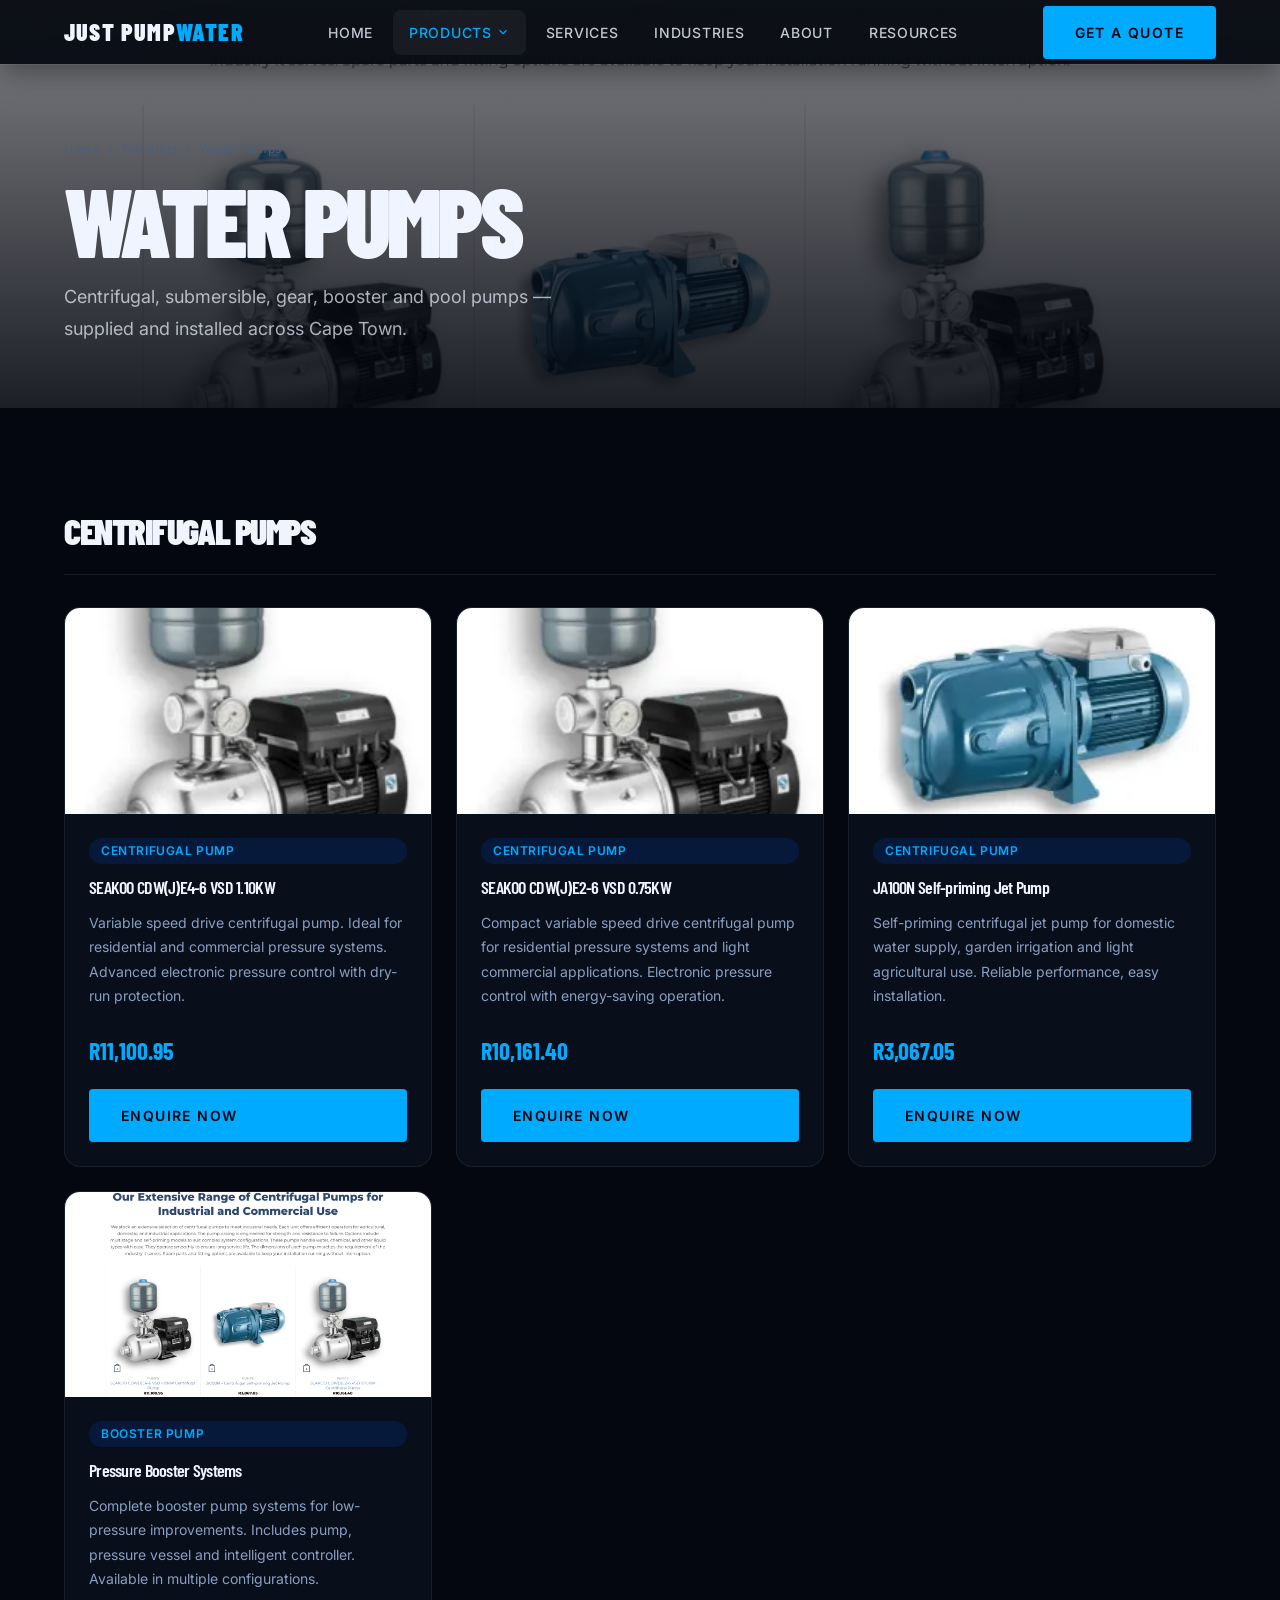
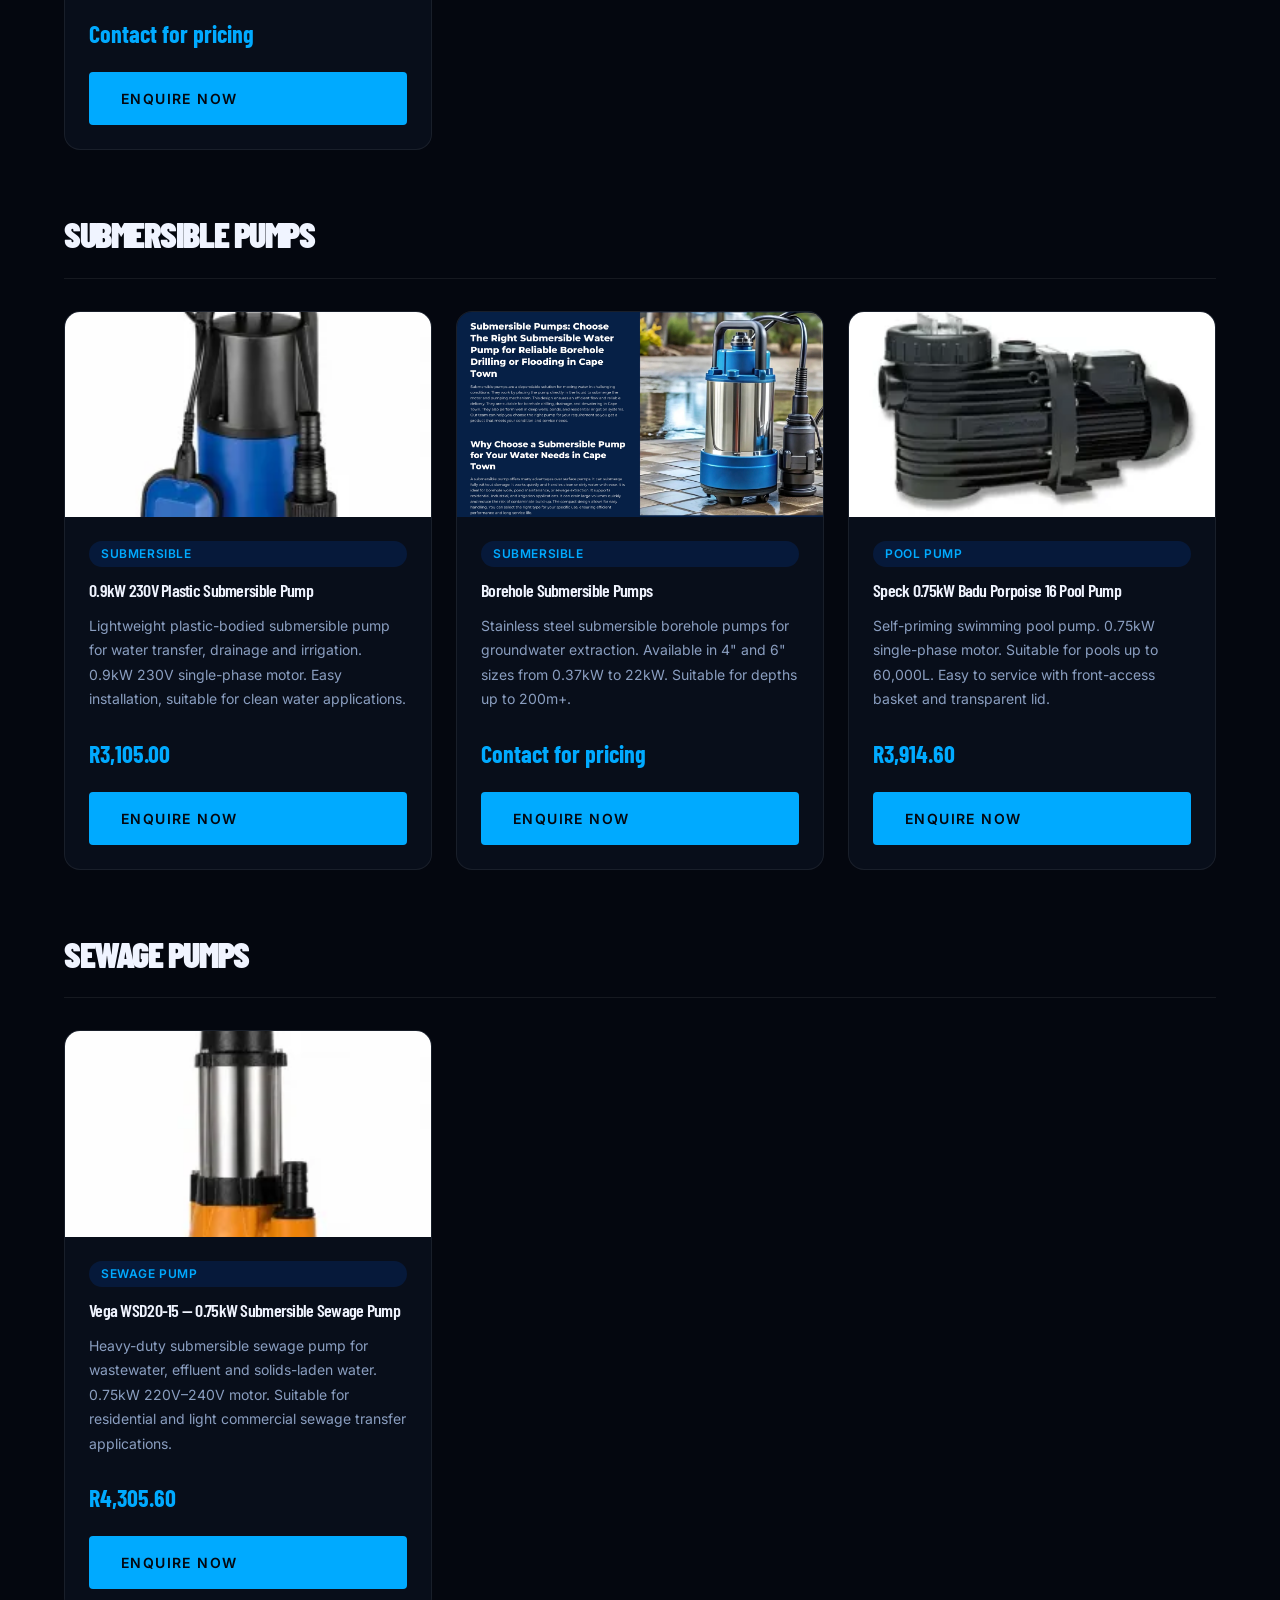
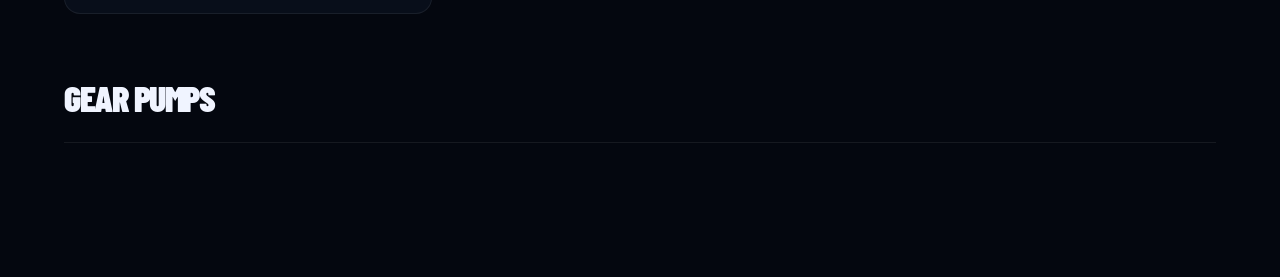
<file: pages/pumps.html>
<!DOCTYPE html>
<html lang="en-ZA">
<head>
  <meta charset="UTF-8" />
  <meta name="viewport" content="width=device-width, initial-scale=1.0" />
  <title>Water Pumps Cape Town | Just Pump Water — Centrifugal, Submersible & Gear Pumps</title>
  <meta name="description" content="Premium water pumps in Cape Town — centrifugal, submersible, gear, booster and pool pumps. Supply and installation by Just Pump Water. 20+ years experience." />
  <link rel="canonical" href="https://justpumpwater.co.za/pages/pumps" />
  <link rel="stylesheet" href="../styles/base.css" />
  <link rel="stylesheet" href="../styles/components/navigation.css" />
  <link rel="stylesheet" href="../styles/pages/products.css" />
</head>
<body>

<div class="cursor-dot" aria-hidden="true"></div>
<div class="cursor-ring" aria-hidden="true"></div>

<header class="site-header is-scrolled" data-header data-nav>
  <div class="container">
    <div class="header-main">
      <a href="../index.html" class="site-logo"><div class="logo-text">JUST PUMP<span>WATER</span></div></a>
      <nav aria-label="Primary navigation">
        <ul class="primary-nav" data-nav-menu role="list">
          <li class="nav-item"><a href="../index.html" class="nav-link">Home</a></li>
          <li class="nav-item" data-dropdown><a href="products.html" class="nav-link is-active" data-dropdown-trigger>Products <svg viewBox="0 0 24 24" fill="none" stroke="currentColor" stroke-width="2"><polyline points="6 9 12 15 18 9"/></svg></a>
            <div class="dropdown-panel is-wide" data-dropdown-panel>
              <a href="pumps.html" class="dropdown-item"><span class="dropdown-item-text"><span class="dropdown-item-label">Water Pumps</span></span></a>
              <a href="filtration.html" class="dropdown-item"><span class="dropdown-item-text"><span class="dropdown-item-label">Water Filtration</span></span></a>
              <a href="reverse-osmosis.html" class="dropdown-item"><span class="dropdown-item-text"><span class="dropdown-item-label">Reverse Osmosis</span></span></a>
              <a href="products.html" class="dropdown-item"><span class="dropdown-item-text"><span class="dropdown-item-label">Full Catalogue</span></span></a>
            </div>
          </li>
          <li class="nav-item"><a href="services.html" class="nav-link">Services</a></li>
          <li class="nav-item"><a href="industries.html" class="nav-link">Industries</a></li>
          <li class="nav-item"><a href="about.html" class="nav-link">About</a></li>
          <li class="nav-item"><a href="resources.html" class="nav-link">Resources</a></li>
        </ul>
      </nav>
      <div class="header-cta">
        <a href="contact.html" class="btn btn--primary">Get a Quote</a>
        <button class="nav-toggle" data-nav-toggle aria-expanded="false" aria-label="Open menu"><span></span><span></span><span></span></button>
      </div>
    </div>
  </div>
</header>

<div class="mobile-menu-overlay" data-nav-overlay></div>
<nav class="mobile-menu" aria-label="Mobile navigation">
  <div class="mobile-menu-inner">
    <div data-nav-item class="mobile-nav-item"><a href="../index.html" class="mobile-nav-link">Home</a></div>
    <div data-nav-item class="mobile-nav-item"><a href="products.html" class="mobile-nav-link">Products</a></div>
    <div data-nav-item class="mobile-nav-item"><a href="pumps.html" class="mobile-nav-link">Water Pumps</a></div>
    <div data-nav-item class="mobile-nav-item"><a href="services.html" class="mobile-nav-link">Services</a></div>
    <div data-nav-item class="mobile-nav-item"><a href="contact.html" class="mobile-nav-link">Contact</a></div>
    <div data-nav-item class="mobile-nav-item" style="margin-top:var(--space-8)"><a href="contact.html" class="btn btn--primary" style="width:100%;justify-content:center">Get a Quote</a></div>
  </div>
</nav>

<section class="page-hero">
  <div class="page-hero-bg">
    <img src="../website-images/Centrifugal_Pumps_Range.jpeg" alt="" aria-hidden="true" />
    <div class="page-hero-overlay"></div>
  </div>
  <div class="container page-hero-content">
    <nav class="breadcrumb"><a href="../index.html">Home</a><span>›</span><a href="products.html">Products</a><span>›</span><span>Water Pumps</span></nav>
    <h1 data-animate="fade-up">Water Pumps</h1>
    <p data-animate="fade-up" data-delay="100">Centrifugal, submersible, gear, booster and pool pumps — supplied and installed across Cape Town.</p>
  </div>
</section>

<!-- Pump Categories -->
<section class="section">
  <div class="container">

    <div class="pump-category" id="centrifugal">
      <div class="catalogue-section-header">
        <h2>Centrifugal Pumps</h2>
      </div>
      <div class="products-grid-full" data-stagger="fade-up" data-stagger-delay="60">
        <div class="product-full-card">
          <div class="product-full-media"><img src="../website-images/SEAKOO_CDW(J)E4-6_VSD_1.10KW.webp" alt="SEAKOO CDW(J)E4-6 VSD 1.10KW Centrifugal Pump" loading="lazy" /></div>
          <div class="product-full-body">
            <span class="product-full-badge">Centrifugal Pump</span>
            <h3>SEAKOO CDW(J)E4-6 VSD 1.10KW</h3>
            <p>Variable speed drive centrifugal pump. Ideal for residential and commercial pressure systems. Advanced electronic pressure control with dry-run protection.</p>
            <div class="product-full-price">R11,100.95</div>
            <a href="contact.html?product=seakoo-cdw-1.10kw" class="btn btn--primary">Enquire Now</a>
          </div>
        </div>
        <div class="product-full-card">
          <div class="product-full-media"><img src="../website-images/SEAKOO_CDW(J)E2-6_VSD_0.75KW.webp" alt="SEAKOO CDW(J)E2-6 VSD 0.75KW Centrifugal Pump" loading="lazy" /></div>
          <div class="product-full-body">
            <span class="product-full-badge">Centrifugal Pump</span>
            <h3>SEAKOO CDW(J)E2-6 VSD 0.75KW</h3>
            <p>Compact variable speed drive centrifugal pump for residential pressure systems and light commercial applications. Electronic pressure control with energy-saving operation.</p>
            <div class="product-full-price">R10,161.40</div>
            <a href="contact.html?product=seakoo-cdw-0.75kw" class="btn btn--primary">Enquire Now</a>
          </div>
        </div>
        <div class="product-full-card">
          <div class="product-full-media"><img src="../website-images/JA100N_Centrifugal_Self-priming_Jet_Pump.webp" alt="JA100N Self-priming Jet Pump" loading="lazy" /></div>
          <div class="product-full-body">
            <span class="product-full-badge">Centrifugal Pump</span>
            <h3>JA100N Self-priming Jet Pump</h3>
            <p>Self-priming centrifugal jet pump for domestic water supply, garden irrigation and light agricultural use. Reliable performance, easy installation.</p>
            <div class="product-full-price">R3,067.05</div>
            <a href="contact.html?product=ja100n" class="btn btn--primary">Enquire Now</a>
          </div>
        </div>
        <div class="product-full-card">
          <div class="product-full-media"><img src="../website-images/Centrifugal_Pumps_Range.jpeg" alt="Pressure Booster System" loading="lazy" /></div>
          <div class="product-full-body">
            <span class="product-full-badge">Booster Pump</span>
            <h3>Pressure Booster Systems</h3>
            <p>Complete booster pump systems for low-pressure improvements. Includes pump, pressure vessel and intelligent controller. Available in multiple configurations.</p>
            <div class="product-full-price">Contact for pricing</div>
            <a href="contact.html?product=booster" class="btn btn--primary">Enquire Now</a>
          </div>
        </div>
      </div>
    </div>

    <div class="pump-category" id="submersible" style="margin-top:var(--space-16)">
      <div class="catalogue-section-header">
        <h2>Submersible Pumps</h2>
      </div>
      <div class="products-grid-full" data-stagger="fade-up" data-stagger-delay="60">
        <div class="product-full-card">
          <div class="product-full-media"><img src="../website-images/Plastic_Submersible_Pump.webp" alt="0.9kW Plastic Submersible Pump Cape Town" loading="lazy" /></div>
          <div class="product-full-body">
            <span class="product-full-badge">Submersible</span>
            <h3>0.9kW 230V Plastic Submersible Pump</h3>
            <p>Lightweight plastic-bodied submersible pump for water transfer, drainage and irrigation. 0.9kW 230V single-phase motor. Easy installation, suitable for clean water applications.</p>
            <div class="product-full-price">R3,105.00</div>
            <a href="contact.html?product=plastic-submersible" class="btn btn--primary">Enquire Now</a>
          </div>
        </div>
        <div class="product-full-card">
          <div class="product-full-media"><img src="../website-images/Submersible_Pumps_Cape_Town.jpeg" alt="Submersible Borehole Pump Cape Town" loading="lazy" /></div>
          <div class="product-full-body">
            <span class="product-full-badge">Submersible</span>
            <h3>Borehole Submersible Pumps</h3>
            <p>Stainless steel submersible borehole pumps for groundwater extraction. Available in 4" and 6" sizes from 0.37kW to 22kW. Suitable for depths up to 200m+.</p>
            <div class="product-full-price">Contact for pricing</div>
            <a href="contact.html?product=submersible-borehole" class="btn btn--primary">Enquire Now</a>
          </div>
        </div>
        <div class="product-full-card">
          <div class="product-full-media"><img src="../website-images/Speck_0.75kW_Badu_Porpoise_16_Swimming%20_Pool_Pump.webp" alt="Speck Badu Porpoise 16 Swimming Pool Pump Cape Town" loading="lazy" /></div>
          <div class="product-full-body">
            <span class="product-full-badge">Pool Pump</span>
            <h3>Speck 0.75kW Badu Porpoise 16 Pool Pump</h3>
            <p>Self-priming swimming pool pump. 0.75kW single-phase motor. Suitable for pools up to 60,000L. Easy to service with front-access basket and transparent lid.</p>
            <div class="product-full-price">R3,914.60</div>
            <a href="contact.html?product=speck-badu-porpoise" class="btn btn--primary">Enquire Now</a>
          </div>
        </div>
      </div>
    </div>

    <div class="pump-category" id="sewage" style="margin-top:var(--space-16)">
      <div class="catalogue-section-header">
        <h2>Sewage Pumps</h2>
      </div>
      <div class="products-grid-full" data-stagger="fade-up" data-stagger-delay="60">
        <div class="product-full-card">
          <div class="product-full-media"><img src="../website-images/Vega_WSD20-15_0.75kW_Sewage_Pump.webp" alt="Vega WSD20-15 Submersible Sewage Pump Cape Town" loading="lazy" /></div>
          <div class="product-full-body">
            <span class="product-full-badge">Sewage Pump</span>
            <h3>Vega WSD20-15 — 0.75kW Submersible Sewage Pump</h3>
            <p>Heavy-duty submersible sewage pump for wastewater, effluent and solids-laden water. 0.75kW 220V–240V motor. Suitable for residential and light commercial sewage transfer applications.</p>
            <div class="product-full-price">R4,305.60</div>
            <a href="contact.html?product=vega-sewage-pump" class="btn btn--primary">Enquire Now</a>
          </div>
        </div>
      </div>
    </div>

    <div class="pump-category" id="gear" style="margin-top:var(--space-16)">
      <div class="catalogue-section-header">
        <h2>Gear Pumps</h2>
      </div>
      <div class="products-grid-full" data-stagger=
</file>
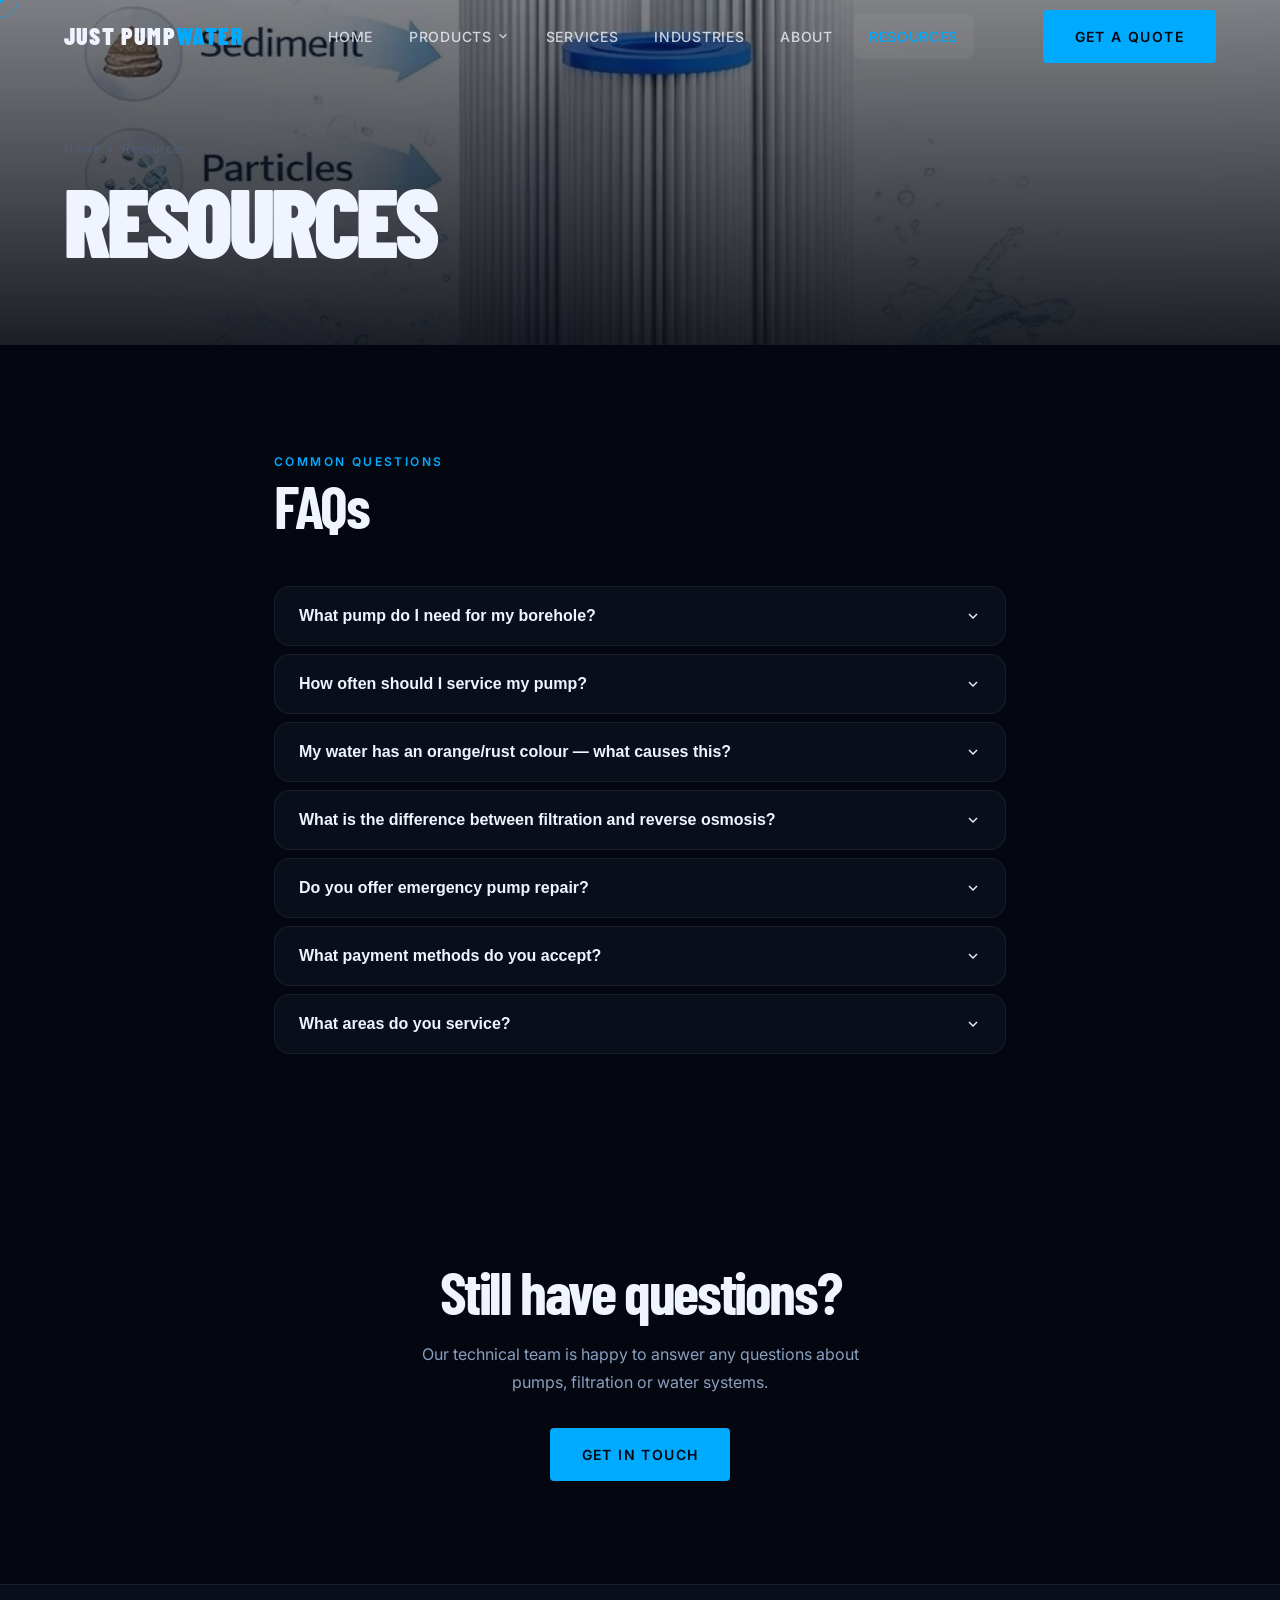
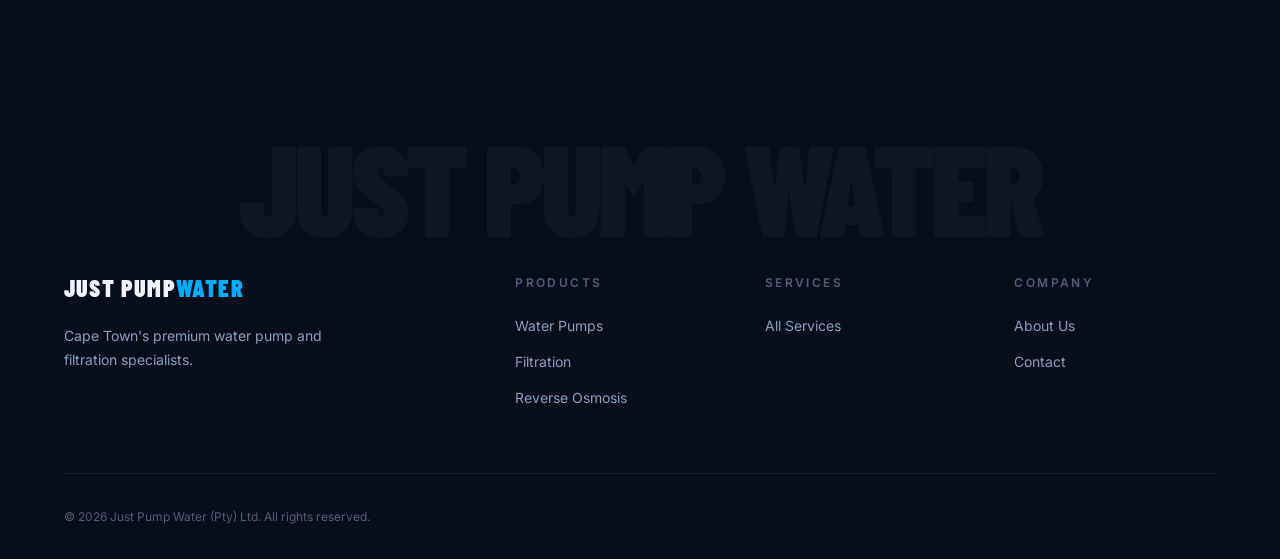
<file: pages/resources.html>
<!DOCTYPE html>
<html lang="en-ZA">
<head>
  <meta charset="UTF-8" />
  <meta name="viewport" content="width=device-width, initial-scale=1.0" />
  <title>Resources & FAQs | Just Pump Water Cape Town</title>
  <meta name="description" content="Water pump and filtration resources — FAQs, care guides, how-to articles and product information from Just Pump Water Cape Town." />
  <link rel="canonical" href="https://justpumpwater.co.za/pages/resources" />
  <link rel="stylesheet" href="../styles/base.css" />
  <link rel="stylesheet" href="../styles/components/navigation.css" />
  <link rel="stylesheet" href="../styles/pages/products.css" />
</head>
<body>

<div class="cursor-dot" aria-hidden="true"></div>
<div class="cursor-ring" aria-hidden="true"></div>

<header class="site-header is-scrolled" data-header data-nav>
  <div class="container">
    <div class="header-main">
      <a href="../index.html" class="site-logo"><div class="logo-text">JUST PUMP<span>WATER</span></div></a>
      <nav aria-label="Primary navigation">
        <ul class="primary-nav" data-nav-menu role="list">
          <li class="nav-item"><a href="../index.html" class="nav-link">Home</a></li>
          <li class="nav-item" data-dropdown><a href="products.html" class="nav-link" data-dropdown-trigger>Products <svg viewBox="0 0 24 24" fill="none" stroke="currentColor" stroke-width="2"><polyline points="6 9 12 15 18 9"/></svg></a>
            <div class="dropdown-panel is-wide" data-dropdown-panel>
              <a href="pumps.html" class="dropdown-item"><span class="dropdown-item-text"><span class="dropdown-item-label">Water Pumps</span></span></a>
              <a href="filtration.html" class="dropdown-item"><span class="dropdown-item-text"><span class="dropdown-item-label">Water Filtration</span></span></a>
              <a href="reverse-osmosis.html" class="dropdown-item"><span class="dropdown-item-text"><span class="dropdown-item-label">Reverse Osmosis</span></span></a>
            </div>
          </li>
          <li class="nav-item"><a href="services.html" class="nav-link">Services</a></li>
          <li class="nav-item"><a href="industries.html" class="nav-link">Industries</a></li>
          <li class="nav-item"><a href="about.html" class="nav-link">About</a></li>
          <li class="nav-item"><a href="resources.html" class="nav-link is-active">Resources</a></li>
        </ul>
      </nav>
      <div class="header-cta">
        <a href="contact.html" class="btn btn--primary">Get a Quote</a>
        <button class="nav-toggle" data-nav-toggle aria-expanded="false" aria-label="Open menu"><span></span><span></span><span></span></button>
      </div>
    </div>
  </div>
</header>

<div class="mobile-menu-overlay" data-nav-overlay></div>
<nav class="mobile-menu" aria-label="Mobile navigation">
  <div class="mobile-menu-inner">
    <div data-nav-item class="mobile-nav-item"><a href="../index.html" class="mobile-nav-link">Home</a></div>
    <div data-nav-item class="mobile-nav-item"><a href="products.html" class="mobile-nav-link">Products</a></div>
    <div data-nav-item class="mobile-nav-item"><a href="resources.html" class="mobile-nav-link">Resources</a></div>
    <div data-nav-item class="mobile-nav-item"><a href="contact.html" class="mobile-nav-link">Contact</a></div>
    <div data-nav-item class="mobile-nav-item" style="margin-top:var(--space-8)"><a href="contact.html" class="btn btn--primary" style="width:100%;justify-content:center">Get a Quote</a></div>
  </div>
</nav>

<section class="page-hero" style="min-height:280px">
  <div class="page-hero-bg">
    <img src="../website-images/Sediment_Water_Filters.webp" alt="" aria-hidden="true" />
    <div class="page-hero-overlay"></div>
  </div>
  <div class="container page-hero-content">
    <nav class="breadcrumb"><a href="../index.html">Home</a><span>›</span><span>Resources</span></nav>
    <h1 data-animate="fade-up">Resources</h1>
  </div>
</section>

<!-- FAQ -->
<section class="section" id="faq">
  <div class="container" style="max-width:860px">
    <div class="section-header" style="margin-bottom:var(--space-12)">
      <span class="label" data-animate="fade-up">Common Questions</span>
      <h2 data-animate="fade-up" data-delay="100">FAQs</h2>
    </div>

    <div class="faq-list" data-accordion>

      <div class="faq-item" data-accordion-item>
        <button class="faq-trigger" data-accordion-trigger>
          What pump do I need for my borehole?
          <svg width="16" height="16" viewBox="0 0 24 24" fill="none" stroke="currentColor" stroke-width="2"><polyline points="6 9 12 15 18 9"/></svg>
        </button>
        <div class="faq-body" data-accordion-body>
          <p>The right borehole pump depends on your borehole depth, casing diameter, required flow rate and total head. Our team will ask you these questions and recommend the correct submersible pump size and power rating. Contact us with your borehole specifications and we'll advise at no charge.</p>
        </div>
      </div>

      <div class="faq-item" data-accordion-item>
        <button class="faq-trigger" data-accordion-trigger>
          How often should I service my pump?
          <svg width="16" height="16" viewBox="0 0 24 24" fill="none" stroke="currentColor" stroke-width="2"><polyline points="6 9 12 15 18 9"/></svg>
        </button>
        <div class="faq-body" data-accordion-body>
          <p>Most pumps benefit from an annual service — checking seals, bearings, impeller condition and electrical connections. Pumps handling water with high sediment or mineral content may require more frequent attention. We offer scheduled maintenance programmes for commercial and industrial clients.</p>
        </div>
      </div>

      <div class="faq-item" data-accordion-item>
        <button class="faq-trigger" data-accordion-trigger>
          My water has an orange/rust colour — what causes this?
          <svg width="16" height="16" viewBox="0 0 24 24" fill="none" stroke="currentColor" stroke-width="2"><polyline points="6 9 12 15 18 9"/></svg>
        </button>
        <div class="faq-body" data-accordion-body>
          <p>Orange or rust-coloured water typically indicates dissolved iron in your borehole or municipal supply. This is very common in the Western Cape. An iron removal filter will resolve this completely. We supply and install iron removal systems sized to your flow rate and iron concentration.</p>
        </div>
      </div>

      <div class="faq-item" data-accordion-item>
        <button class="faq-trigger" data-accordion-trigger>
          What is the difference between filtration and reverse osmosis?
          <svg width="16" height="16" viewBox="0 0 24 24" fill="none" stroke="currentColor" stroke-width="2"><polyline points="6 9 12 15 18 9"/></svg>
        </button>
        <div class="faq-body" data-accordion-body>
          <p>Filtration removes physical particles and some chemicals from water. Reverse osmosis goes further — it forces water through a semi-permeable membrane that removes up to 99% of dissolved solids, including salts, heavy metals and bacteria. RO is typically used for drinking water; whole-house filtration is used for general water quality improvement.</p>
        </div>
      </div>

      <div class="faq-item" data-accordion-item>
        <button class="faq-trigger" data-accordion-trigger>
          Do you offer emergency pump repair?
          <svg width="16" height="16" viewBox="0 0 24 24" fill="none" stroke="currentColor" stroke-width="2"><polyline points="6 9 12 15 18 9"/></svg>
        </button>
        <div class="faq-body" data-accordion-body>
          <p>Yes — we understand that pump failure can be critical, especially for agricultural or commercial operations. Contact us by phone or WhatsApp and our team will assess the urgency and respond as quickly as possible.</p>
        </div>
      </div>

      <div class="faq-item" data-accordion-item>
        <button class="faq-trigger" data-accordion-trigger>
          What payment methods do you accept?
          <svg width="16" height="16" viewBox="0 0 24 24" fill="none" stroke="currentColor" stroke-width="2"><polyline points="6 9 12 15 18 9"/></svg>
        </button>
        <div class="faq-body" data-accordion-body>
          <p>We accept Visa, MasterCard, PayPal and EFT bank transfer. Payment terms for larger projects can be discussed on enquiry.</p>
        </div>
      </div>

      <div class="faq-item" data-accordion-item>
        <button class="faq-trigger" data-accordion-trigger>
          What areas do you service?
          <svg width="16" height="16" viewBox="0 0 24 24" fill="none" stroke="currentColor" stroke-width="2"><polyline points="6 9 12 15 18 9"/></svg>
        </button>
        <div class="faq-body" data-accordion-body>
          <p>We are based in Brackenfell, Cape Town and primarily serve the Western Cape — including Cape Town, the Winelands, Overberg, West Coast and Garden Route. We also supply products nationwide via courier. Contact us to confirm service availability in your area.</p>
        </div>
      </div>

    </div>
  </div>
</section>

<section class="section section--dark" style="text-align:center">
  <div class="container" style="max-width:600px">
    <h2 data-animate="fade-up">Still have questions?</h2>
    <p data-animate="fade-up" data-delay="100" style="color:var(--color-text-secondary);margin:var(--space-4) 0 var(--space-8)">Our technical team is happy to answer any questions about pumps, filtration or water systems.</p>
    <a href="contact.html" class="btn btn--primary btn--lg">Get in Touch</a>
  </div>
</section>

<footer class="site-footer">
  <div class="footer-statement" aria-hidden="true"><div class="footer-statement-text">JUST PUMP WATER</div></div>
  <div class="container">
    <div class="footer-grid">
      <div class="footer-brand-col"><div class="logo-text" style="margin-bottom:var(--space-6)">JUST PUMP<span>WATER</span></div><p class="footer-tagline">Cape Town's premium water pump and filtration specialists.</p></div>
      <div><h3 class="footer-col-title">Products</h3><ul class="footer-links"><li><a href="pumps.html">Water Pumps</a></li><li><a href="filtration.html">Filtration</a></li><li><a href="reverse-osmosis.html">Reverse Osmosis</a></li></ul></div>
      <div><h3 class="footer-col-title">Services</h3><ul class="footer-links"><li><a href="services.html">All Services</a></li></ul></div>
      <div><h3 class="footer-col-title">Company</h3><ul class="footer-links"><li><a href="about.html">About Us</a></li><li><a href="contact.html">Contact</a></li></ul></div>
    </div>
    <div class="footer-bottom"><p class="footer-copy">© 2026 Just Pump Water (Pty) Ltd. All rights reserved.</p></div>
  </div>
</footer>

<style>
.faq-list { display:flex; flex-direction:column; gap:var(--space-2); }
.faq-item { background:var(--color-surface); border:1px solid var(--color-border); border-radius:var(--radius-xl); overflow:hidden; transition:var(--transition-base); }
.faq-item.is-open { border-color:rgba(0,170,255,0.3); }
.faq-trigger { width:100%; display:flex; align-items:center; justify-content:space-between; gap:var(--space-4); padding:var(--space-5) var(--space-6); text-align:left; background:none; border:none; cursor:pointer; font-size:var(--text-base); font-weight:var(--weight-semibold); color:var(--color-text); transition:var(--transition-fast); }
.faq-trigger:hover { color:var(--color-accent); }
.faq-trigger svg { flex-shrink:0; transition:transform var(--duration-base) var(--ease-out); }
.faq-item.is-open .faq-trigger svg { transform:rotate(180deg); }
.faq-body { max-height:0; overflow:hidden; transition:max-height var(--duration-slow) var(--ease-out); }
.faq-body p { padding:0 var(--space-6) var(--space-6); font-size:var(--text-sm); color:var(--color-text-secondary); line-height:var(--leading-relaxed); margin:0; }
</style>

<script src="../scripts/scroll-animations.js" type="module"></script>
<script src="../scripts/navigation.js" type="module"></script>
<script src="../scripts/main.js" type="module"></script>
</body>
</html>
</file>
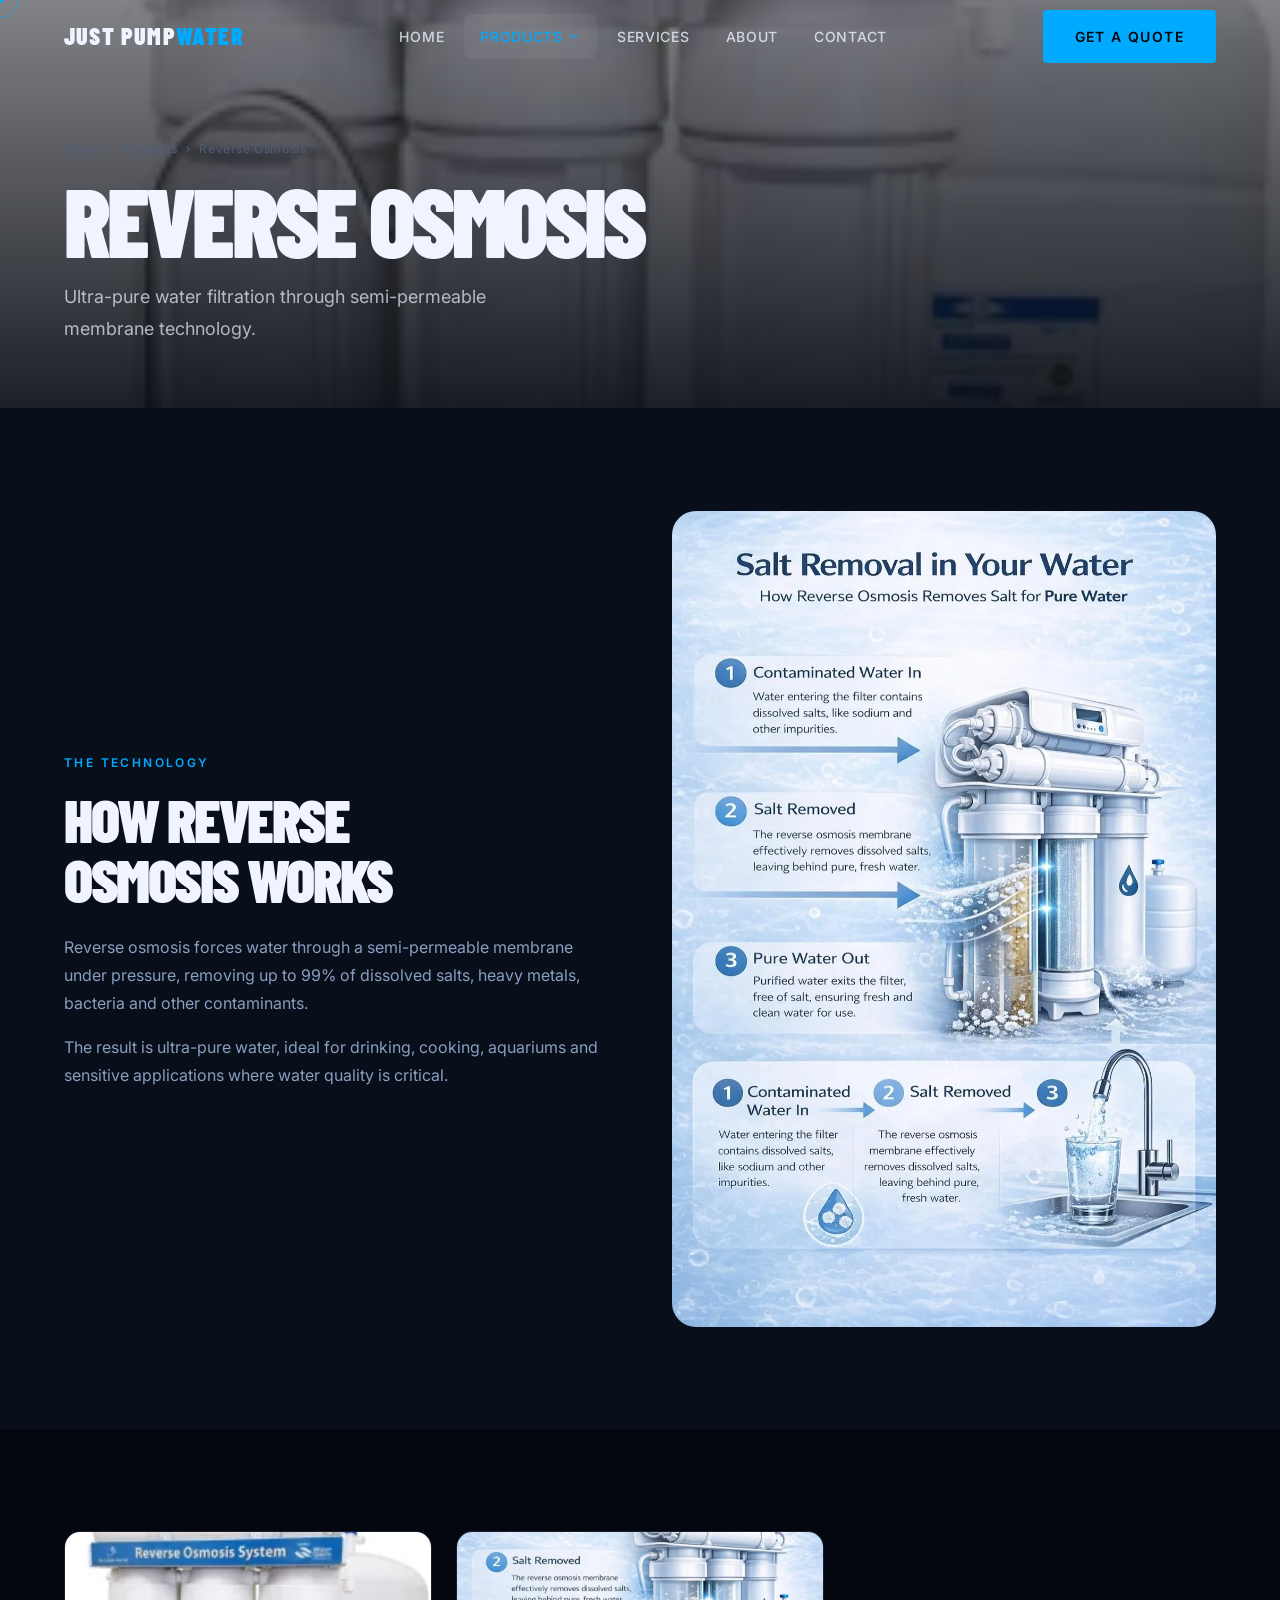
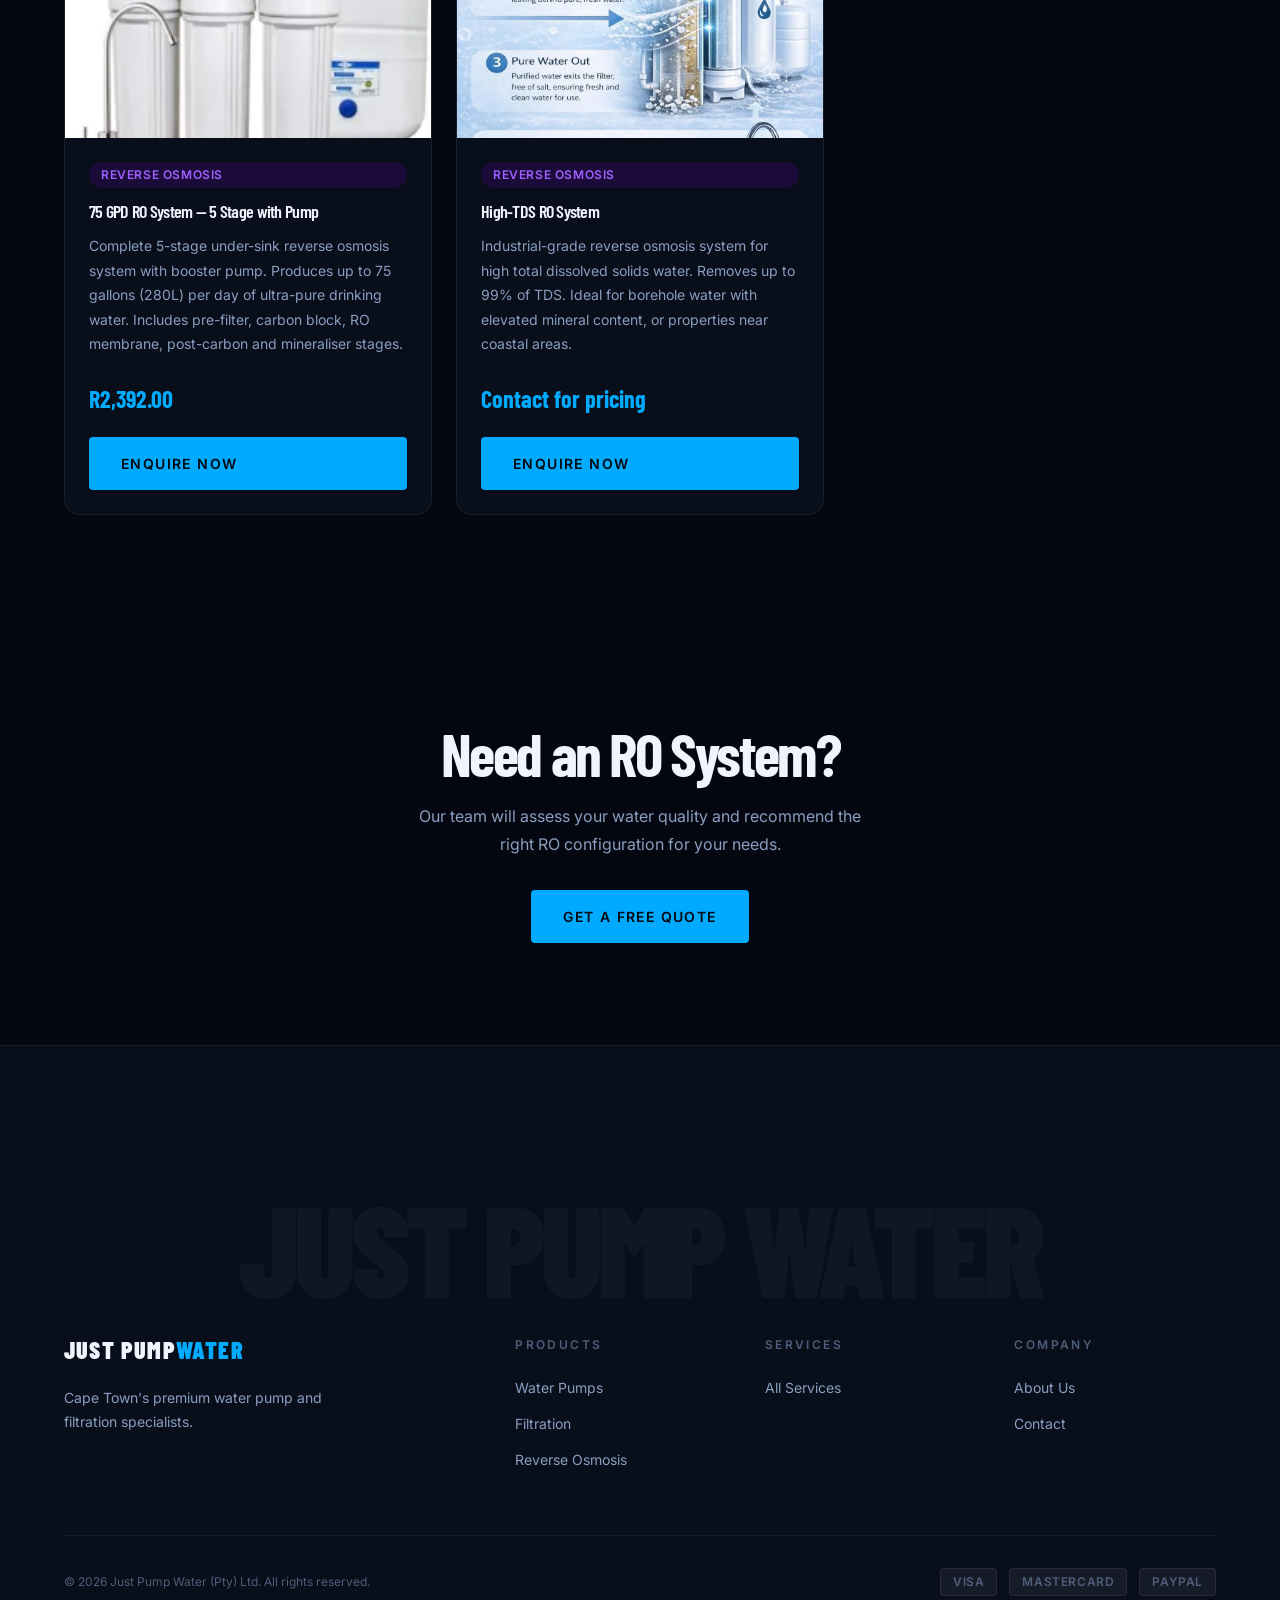
<file: pages/reverse-osmosis.html>
<!DOCTYPE html>
<html lang="en-ZA">
<head>
  <meta charset="UTF-8" />
  <meta name="viewport" content="width=device-width, initial-scale=1.0" />
  <title>Reverse Osmosis Systems Cape Town | Just Pump Water</title>
  <meta name="description" content="Reverse osmosis water filtration systems in Cape Town. 75 GPD, 5-stage RO systems with booster pumps. Supply and installation by Just Pump Water." />
  <link rel="canonical" href="https://justpumpwater.co.za/pages/reverse-osmosis" />
  <link rel="stylesheet" href="../styles/base.css" />
  <link rel="stylesheet" href="../styles/components/navigation.css" />
  <link rel="stylesheet" href="../styles/pages/products.css" />
</head>
<body>

<div class="cursor-dot" aria-hidden="true"></div>
<div class="cursor-ring" aria-hidden="true"></div>

<header class="site-header is-scrolled" data-header data-nav>
  <div class="container">
    <div class="header-main">
      <a href="../index.html" class="site-logo"><div class="logo-text">JUST PUMP<span>WATER</span></div></a>
      <nav aria-label="Primary navigation">
        <ul class="primary-nav" data-nav-menu role="list">
          <li class="nav-item"><a href="../index.html" class="nav-link">Home</a></li>
          <li class="nav-item" data-dropdown><a href="products.html" class="nav-link is-active" data-dropdown-trigger>Products <svg viewBox="0 0 24 24" fill="none" stroke="currentColor" stroke-width="2"><polyline points="6 9 12 15 18 9"/></svg></a>
            <div class="dropdown-panel is-wide" data-dropdown-panel>
              <a href="pumps.html" class="dropdown-item"><span class="dropdown-item-text"><span class="dropdown-item-label">Water Pumps</span></span></a>
              <a href="filtration.html" class="dropdown-item"><span class="dropdown-item-text"><span class="dropdown-item-label">Water Filtration</span></span></a>
              <a href="reverse-osmosis.html" class="dropdown-item"><span class="dropdown-item-text"><span class="dropdown-item-label">Reverse Osmosis</span></span></a>
              <a href="products.html" class="dropdown-item"><span class="dropdown-item-text"><span class="dropdown-item-label">Full Catalogue</span></span></a>
            </div>
          </li>
          <li class="nav-item"><a href="services.html" class="nav-link">Services</a></li>
          <li class="nav-item"><a href="about.html" class="nav-link">About</a></li>
          <li class="nav-item"><a href="contact.html" class="nav-link">Contact</a></li>
        </ul>
      </nav>
      <div class="header-cta">
        <a href="contact.html" class="btn btn--primary">Get a Quote</a>
        <button class="nav-toggle" data-nav-toggle aria-expanded="false" aria-label="Open menu"><span></span><span></span><span></span></button>
      </div>
    </div>
  </div>
</header>

<div class="mobile-menu-overlay" data-nav-overlay></div>
<nav class="mobile-menu" aria-label="Mobile navigation">
  <div class="mobile-menu-inner">
    <div data-nav-item class="mobile-nav-item"><a href="../index.html" class="mobile-nav-link">Home</a></div>
    <div data-nav-item class="mobile-nav-item"><a href="products.html" class="mobile-nav-link">Products</a></div>
    <div data-nav-item class="mobile-nav-item"><a href="reverse-osmosis.html" class="mobile-nav-link">Reverse Osmosis</a></div>
    <div data-nav-item class="mobile-nav-item"><a href="contact.html" class="mobile-nav-link">Contact</a></div>
    <div data-nav-item class="mobile-nav-item" style="margin-top:var(--space-8)"><a href="contact.html" class="btn btn--primary" style="width:100%;justify-content:center">Get a Quote</a></div>
  </div>
</nav>

<section class="page-hero">
  <div class="page-hero-bg">
    <img src="../website-images/75_GDP_Reverse_Osmosis_Water_Filter.webp" alt="" aria-hidden="true" />
    <div class="page-hero-overlay"></div>
  </div>
  <div class="container page-hero-content">
    <nav class="breadcrumb"><a href="../index.html">Home</a><span>›</span><a href="products.html">Products</a><span>›</span><span>Reverse Osmosis</span></nav>
    <h1 data-animate="fade-up">Reverse Osmosis</h1>
    <p data-animate="fade-up" data-delay="100">Ultra-pure water filtration through semi-permeable membrane technology.</p>
  </div>
</section>

<!-- How RO Works -->
<section class="section section--surface">
  <div class="container">
    <div style="display:grid;grid-template-columns:1fr 1fr;gap:var(--space-16);align-items:center">
      <div>
        <span class="label" data-animate="fade-right">The Technology</span>
        <h2 data-animate="fade-up" data-delay="100" style="font-family:var(--font-display);font-size:clamp(var(--text-4xl),5vw,var(--text-6xl));font-weight:var(--weight-black);text-transform:uppercase;letter-spacing:var(--tracking-tight);line-height:1;margin:var(--space-4) 0 var(--space-6)">How Reverse<br />Osmosis Works</h2>
        <p data-animate="fade-up" data-delay="200" style="color:var(--color-text-secondary);line-height:var(--leading-relaxed);margin-bottom:var(--space-4)">Reverse osmosis forces water through a semi-permeable membrane under pressure, removing up to 99% of dissolved salts, heavy metals, bacteria and other contaminants.</p>
        <p data-animate="fade-up" data-delay="300" style="color:var(--color-text-secondary);line-height:var(--leading-relaxed)">The result is ultra-pure water, ideal for drinking, cooking, aquariums and sensitive applications where water quality is critical.</p>
      </div>
      <div data-animate="fade-left">
        <img src="../website-images/Reverse_Osmosis_Salt_Removal.webp" alt="How reverse osmosis removes salt from water" style="width:100%;border-radius:var(--radius-2xl)" loading="lazy" />
      </div>
    </div>
  </div>
</section>

<!-- Products -->
<section class="section">
  <div class="container">
    <div class="products-grid-full" data-stagger="fade-up" data-stagger-delay="80">

      <div class="product-full-card" id="ro-75gpd">
        <div class="product-full-media"><img src="../website-images/75_GDP_Reverse_Osmosis_Water_Filter.webp" alt="75 GPD Reverse Osmosis Water Filter System" loading="lazy" /></div>
        <div class="product-full-body">
          <span class="product-full-badge product-full-badge--ro">Reverse Osmosis</span>
          <h3>75 GPD RO System — 5 Stage with Pump</h3>
          <p>Complete 5-stage under-sink reverse osmosis system with booster pump. Produces up to 75 gallons (280L) per day of ultra-pure drinking water. Includes pre-filter, carbon block, RO membrane, post-carbon and mineraliser stages.</p>
          <div class="product-full-price">R2,392.00</div>
          <a href="contact.html?product=ro-75gpd" class="btn btn--primary">Enquire Now</a>
        </div>
      </div>

      <div class="product-full-card">
        <div class="product-full-media"><img src="../website-images/Reverse_Osmosis_Salt_Removal.webp" alt="RO Salt Removal System" loading="lazy" /></div>
        <div class="product-full-body">
          <span class="product-full-badge product-full-badge--ro">Reverse Osmosis</span>
          <h3>High-TDS RO System</h3>
          <p>Industrial-grade reverse osmosis system for high total dissolved solids water. Removes up to 99% of TDS. Ideal for borehole water with elevated mineral content, or properties near coastal areas.</p>
          <div class="product-full-price">Contact for pricing</div>
          <a href="contact.html?product=ro-high-tds" class="btn btn--primary">Enquire Now</a>
        </div>
      </div>

    </div>
  </div>
</section>

<section class="section section--dark" style="text-align:center">
  <div class="container" style="max-width:600px">
    <h2 data-animate="fade-up">Need an RO System?</h2>
    <p data-animate="fade-up" data-delay="100" style="color:var(--color-text-secondary);margin:var(--space-4) 0 var(--space-8)">Our team will assess your water quality and recommend the right RO configuration for your needs.</p>
    <a href="contact.html" class="btn btn--primary btn--lg">Get a Free Quote</a>
  </div>
</section>

<footer class="site-footer">
  <div class="footer-statement" aria-hidden="true"><div class="footer-statement-text">JUST PUMP WATER</div></div>
  <div class="container">
    <div class="footer-grid">
      <div class="footer-brand-col"><div class="logo-text" style="margin-bottom:var(--space-6)">JUST PUMP<span>WATER</span></div><p class="footer-tagline">Cape Town's premium water pump and filtration specialists.</p></div>
      <div><h3 class="footer-col-title">Products</h3><ul class="footer-links"><li><a href="pumps.html">Water Pumps</a></li><li><a href="filtration.html">Filtration</a></li><li><a href="reverse-osmosis.html">Reverse Osmosis</a></li></ul></div>
      <div><h3 class="footer-col-title">Services</h3><ul class="footer-links"><li><a href="services.html">All Services</a></li></ul></div>
      <div><h3 class="footer-col-title">Company</h3><ul class="footer-links"><li><a href="about.html">About Us</a></li><li><a href="contact.html">Contact</a></li></ul></div>
    </div>
    <div class="footer-bottom"><p class="footer-copy">© 2026 Just Pump Water (Pty) Ltd. All rights reserved.</p><div class="footer-payment"><span class="payment-badge">VISA</span><span class="payment-badge">MASTERCARD</span><span class="payment-badge">PAYPAL</span></div></div>
  </div>
</footer>

<script src="../scripts/scroll-animations.js" type="module"></script>
<script src="../scripts/navigation.js" type="module"></script>
<script src="../scripts/main.js"
</file>
<file: styles/base.css>
/**
 * base.css
 * Just Pump Water — Base Reset & Global Styles
 */

@import url('https://fonts.googleapis.com/css2?family=Barlow+Condensed:ital,wght@0,300;0,400;0,600;0,700;0,900;1,700&family=Inter:wght@300;400;500;600;700&display=swap');
@import './design-tokens.css';

/* ─── Reset ──────────────────────────────────────────────────── */

*, *::before, *::after {
  box-sizing: border-box;
  margin: 0;
  padding: 0;
}

html {
  font-size: 16px;
  scroll-behavior: smooth;
  -webkit-text-size-adjust: 100%;
  text-rendering: optimizeLegibility;
  -webkit-font-smoothing: antialiased;
  -moz-osx-font-smoothing: grayscale;
}

body {
  font-family: var(--font-body);
  font-size: var(--text-base);
  font-weight: var(--weight-regular);
  line-height: var(--leading-normal);
  color: var(--color-text);
  background-color: var(--color-bg);
  overflow-x: hidden;
  cursor: none; /* Custom cursor active */
}

/* ─── Custom Cursor ───────────────────────────────────────────── */

.cursor-dot,
.cursor-ring {
  position: fixed;
  top: 0;
  left: 0;
  pointer-events: none;
  z-index: var(--z-toast);
  transform: translate(-50%, -50%);
  transition: opacity var(--duration-base) var(--ease-out);
}

.cursor-dot {
  width: 6px;
  height: 6px;
  background: var(--color-accent);
  border-radius: var(--radius-full);
}

.cursor-ring {
  width: 36px;
  height: 36px;
  border: 1.5px solid rgba(0, 170, 255, 0.6);
  border-radius: var(--radius-full);
  transition: width var(--duration-base) var(--ease-out),
              height var(--duration-base) var(--ease-out),
              background var(--duration-base) var(--ease-out),
              opacity var(--duration-base) var(--ease-out);
}

.cursor-ring.cursor-hover {
  width: 60px;
  height: 60px;
  background: rgba(0, 170, 255, 0.08);
  border-color: var(--color-accent);
}

body:not(.cursor-active) .cursor-dot,
body:not(.cursor-active) .cursor-ring {
  opacity: 0;
}

/* ─── Selection ───────────────────────────────────────────────── */

::selection {
  background: var(--color-accent);
  color: var(--color-bg);
}

/* ─── Scrollbar ───────────────────────────────────────────────── */

::-webkit-scrollbar {
  width: 6px;
}

::-webkit-scrollbar-track {
  background: var(--color-surface);
}

::-webkit-scrollbar-thumb {
  background: var(--color-brand);
  border-radius: var(--radius-full);
}

::-webkit-scrollbar-thumb:hover {
  background: var(--color-accent);
}

/* ─── Typography ──────────────────────────────────────────────── */

h1, h2, h3, h4, h5, h6 {
  font-family: var(--font-display);
  font-weight: var(--weight-bold);
  line-height: var(--leading-tight);
  letter-spacing: var(--tracking-tight);
  color: var(--color-text);
}

h1 { font-size: clamp(var(--text-5xl), 7vw, var(--text-8xl)); }
h2 { font-size: clamp(var(--text-4xl), 5vw, var(--text-6xl)); }
h3 { font-size: clamp(var(--text-2xl), 3vw, var(--text-4xl)); }
h4 { font-size: clamp(var(--text-xl), 2.5vw, var(--text-3xl)); }
h5 { font-size: clamp(var(--text-lg), 2vw, var(--text-2xl)); }
h6 { font-size: var(--text-lg); }

p {
  line-height: var(--leading-relaxed);
  color: var(--color-text-secondary);
}

a {
  color: inherit;
  text-decoration: none;
  cursor: none;
}

img, video {
  display: block;
  max-width: 100%;
}

/* ─── Layout Utilities ────────────────────────────────────────── */

.container {
  width: 100%;
  max-width: var(--container-max);
  margin-left: auto;
  margin-right: auto;
  padding-left: var(--section-px);
  padding-right: var(--section-px);
}

.container--wide {
  max-width: var(--container-wide);
}

.container--full {
  max-width: 100%;
  padding-left: 0;
  padding-right: 0;
}

.section {
  padding-top: var(--section-py);
  padding-bottom: var(--section-py);
  position: relative;
}

.section--dark {
  background-color: var(--color-bg);
}

.section--surface {
  background-color: var(--color-surface);
}

/* ─── Label / Eyebrow Text ────────────────────────────────────── */

.label {
  font-family: var(--font-body);
  font-size: var(--text-xs);
  font-weight: var(--weight-semibold);
  letter-spacing: var(--tracking-widest);
  text-transform: uppercase;
  color: var(--color-accent);
}

/* ─── Dividers ────────────────────────────────────────────────── */

.divider {
  width: 60px;
  height: 2px;
  background: linear-gradient(to right, var(--color-accent), transparent);
  margin: var(--space-6) 0;
}

/* ─── Buttons ─────────────────────────────────────────────────── */

.btn {
  display: inline-flex;
  align-items: center;
  gap: var(--space-3);
  font-family: var(--font-body);
  font-size: var(--text-sm);
  font-weight: var(--weight-semibold);
  letter-spacing: var(--tracking-wider);
  text-transform: uppercase;
  padding: var(--space-4) var(--space-8);
  border-radius: var(--radius-sm);
  border: none;
  cursor: none;
  transition: var(--transition-base);
  white-space: nowrap;
  position: relative;
  overflow: hidden;
}

.btn::after {
  content: '';
  position: absolute;
  inset: 0;
  background: rgba(255,255,255,0.08);
  opacity: 0;
  transition: opacity var(--duration-fast) var(--ease-out);
}

.btn:hover::after {
  opacity: 1;
}

.btn--primary {
  background: var(--color-accent);
  color: var(--color-bg);
}

.btn--primary:hover {
  background: var(--color-accent-bright);
  box-shadow: 0 0 24px rgba(0, 170, 255, 0.4);
  transform: translateY(-2px);
}

.btn--ghost {
  background: transparent;
  color: var(--color-text);
  border: 1px solid var(--color-border-strong);
}

.btn--ghost:hover {
  border-color: var(--color-accent);
  color: var(--color-accent);
  transform: translateY(-2px);
}

.btn--brand {
  background: var(--color-brand);
  color: var(--color-text);
}

.btn--brand:hover {
  background: var(--color-brand-light);
  box-shadow: var(--shadow-brand);
  transform: translateY(-2px);
}

.btn-arrow {
  display: inline-flex;
  align-items: center;
  gap: var(--space-2);
  font-size: var(--text-sm);
  font-weight: var(--weight-semibold);
  letter-spacing: var(--tracking-wider);
  text-transform: uppercase;
  color: var(--color-accent);
  transition: var(--transition-base);
  cursor: none;
}

.btn-arrow svg {
  transition: transform var(--duration-base) var(--ease-out);
}

.btn-arrow:hover {
  color: var(--color-accent-bright);
}

.btn-arrow:hover svg {
  transform: translateX(6px);
}

/* ─── Utility Classes ─────────────────────────────────────────── */

.visually-hidden {
  position: absolute;
  width: 1px;
  height: 1px;
  padding: 0;
  margin: -1px;
  overflow: hidden;
  clip: rect(0,0,0,0);
  white-space: nowrap;
  border: 0;
}

.text-accent   { color: var(--color-accent); }
.text-brand    { color: var(--color-brand); }
.text-muted    { color: var(--color-text-secondary); }
.text-center   { text-align: center; }
.text-upper    { text-transform: uppercase; }
.text-condensed { font-family: var(--font-display); }

.flex          { display: flex; }
.flex-col      { flex-direction: column; }
.items-center  { align-items: center; }
.justify-center{ justify-content: center; }
.justify-between{ justify-content: space-between; }
.gap-4         { gap: var(--space-4); }
.gap-8         { gap: var(--space-8); }

.grid-2 {
  display: grid;
  grid-template-columns: var(--grid-cols-2);
  gap: var(--grid-gap);
}

.grid-3 {
  display: grid;
  grid-template-columns: var(--grid-cols-3);
  gap: var(--grid-gap);
}

.grid-4 {
  display: grid;
  grid-template-columns: var(--grid-cols-4);
  gap: var(--grid-gap);
}

/* ─── Noise / Grain Texture Overlay ──────────────────────────── */

.noise-overlay::after {
  content: '';
  position: absolute;
  inset: 0;
  background-image: url("data:image/svg+xml,%3Csvg viewBox='0 0 256 256' xmlns='http://www.w3.org/2000/svg'%3E%3Cfilter id='noise'%3E%3CfeTurbulence type='fractalNoise' baseFrequency='0.9' numOctaves='4' stitchTiles='stitch'/%3E%3C/filter%3E%3Crect width='100%25' height='100%25' filter='url(%23noise)' opacity='0.03'/%3E%3C/svg%3E");
  pointer-events: none;
  z-index: 1;
  opacity: 0.4;
}

/* ─── Glow Lines / Decorative ─────────────────────────────────── */

.glow-line {
  position: absolute;
  height: 1px;
  background: linear-gradient(
    to right,
    transparent,
    var(--color-accent-glow),
    transparent
  );
  pointer-events: none;
}

/* ─── Responsive Media Queries ────────────────────────────────── */

@media (max-width: 1280px) {
  .grid-4 { grid-template-columns: repeat(3, 1fr); }
}

@media (max-width: 1024px) {
  .grid-4 { grid-template-columns: repeat(2, 1fr); }
  .grid-3 { grid-template-columns: repeat(2, 1fr); }
}

@media (max-width: 768px) {
  .grid-4,
  .grid-3,
  .grid-2 { grid-template-columns: 1fr; }
  body { cursor: auto; }
  .cursor-dot, .cursor-ring { display: none; }
  a, .btn { cursor: pointer; }
}
</file>
<file: styles/components/navigation.css>
/**
 * navigation.css
 * Just Pump Water — Navigation Component
 */

/* ─── Header Wrapper ─────────────────────────────────────────── */

.site-header {
  position: fixed;
  top: 0;
  left: 0;
  right: 0;
  z-index: var(--z-sticky);
  transition: background var(--duration-slow) var(--ease-out),
              transform var(--duration-base) var(--ease-out),
              padding var(--duration-slow) var(--ease-out),
              box-shadow var(--duration-slow) var(--ease-out);
  padding: 0;
}

/* Transparent over hero */
.site-header:not(.is-scrolled) {
  background: transparent;
}

/* Dark + blur on scroll */
.site-header.is-scrolled {
  background: rgba(4, 7, 15, 0.92);
  backdrop-filter: blur(20px);
  -webkit-backdrop-filter: blur(20px);
  box-shadow: 0 1px 0 var(--color-border), 0 4px 32px rgba(0,0,0,0.5);
}

/* Hide on scroll down */
.site-header.is-hidden {
  transform: translateY(-100%);
}

/* ─── Top Bar ────────────────────────────────────────────────── */

.header-topbar {
  background: rgba(0, 70, 184, 0.15);
  border-bottom: 1px solid rgba(0, 170, 255, 0.1);
  padding: var(--space-2) 0;
  transition: opacity var(--duration-slow) var(--ease-out),
              height var(--duration-slow) var(--ease-out);
  overflow: hidden;
}

.site-header.is-scrolled .header-topbar {
  opacity: 0;
  height: 0;
  padding: 0;
  pointer-events: none;
}

.topbar-inner {
  display: flex;
  align-items: center;
  justify-content: space-between;
  gap: var(--space-4);
}

.topbar-left {
  display: flex;
  align-items: center;
  gap: var(--space-6);
  font-size: var(--text-xs);
  color: var(--color-text-secondary);
}

.topbar-item {
  display: flex;
  align-items: center;
  gap: var(--space-2);
}

.topbar-item svg {
  color: var(--color-accent);
  flex-shrink: 0;
}

.topbar-item a:hover {
  color: var(--color-accent);
}

.topbar-right {
  display: flex;
  align-items: center;
  gap: var(--space-4);
}

.topbar-phone {
  display: flex;
  align-items: center;
  gap: var(--space-2);
  font-size: var(--text-sm);
  font-weight: var(--weight-semibold);
  color: var(--color-accent);
  letter-spacing: var(--tracking-wide);
  transition: var(--transition-fast);
}

.topbar-phone:hover {
  color: var(--color-accent-bright);
}

/* ─── Main Nav Bar ───────────────────────────────────────────── */

.header-main {
  display: flex;
  align-items: center;
  justify-content: space-between;
  height: 72px;
  gap: var(--space-8);
}

.site-header.is-scrolled .header-main {
  height: 64px;
}

/* ─── Logo ───────────────────────────────────────────────────── */

.site-logo {
  flex-shrink: 0;
  display: flex;
  align-items: center;
  gap: var(--space-3);
}

.site-logo img {
  height: 40px;
  width: auto;
  transition: var(--transition-base);
}

.site-header.is-scrolled .site-logo img {
  height: 36px;
}

/* Text fallback logo */
.logo-text {
  font-family: var(--font-display);
  font-size: var(--text-2xl);
  font-weight: var(--weight-black);
  letter-spacing: var(--tracking-wide);
  text-transform: uppercase;
  color: var(--color-text);
  line-height: 1;
}

.logo-text span {
  color: var(--color-accent);
}

/* ─── Primary Nav ────────────────────────────────────────────── */

.primary-nav {
  display: flex;
  align-items: center;
  gap: var(--space-1);
  list-style: none;
}

.nav-item {
  position: relative;
}

.nav-link {
  display: flex;
  align-items: center;
  gap: var(--space-1);
  padding: var(--space-3) var(--space-4);
  font-size: var(--text-sm);
  font-weight: var(--weight-medium);
  letter-spacing: var(--tracking-wide);
  text-transform: uppercase;
  color: rgba(240, 244, 255, 0.8);
  border-radius: var(--radius-md);
  transition: var(--transition-fast);
  white-space: nowrap;
}

.nav-link:hover,
.nav-link.is-active {
  color: var(--color-text);
  background: rgba(255, 255, 255, 0.05);
}

.nav-link.is-active {
  color: var(--color-accent);
}

.nav-link svg {
  width: 14px;
  height: 14px;
  transition: transform var(--duration-fast) var(--ease-out);
}

.nav-item:hover .nav-link svg {
  transform: rotate(180deg);
}

/* ─── Dropdown Panel ─────────────────────────────────────────── */

.dropdown-panel {
  position: absolute;
  top: calc(100% + 8px);
  left: 50%;
  transform: translateX(-50%) translateY(-8px);
  min-width: 240px;
  background: var(--color-surface-elevated);
  border: 1px solid var(--color-border);
  border-radius: var(--radius-lg);
  padding: var(--space-3);
  opacity: 0;
  visibility: hidden;
  transition: opacity var(--duration-base) var(--ease-out),
              transform var(--duration-base) var(--ease-out),
              visibility var(--duration-base);
  box-shadow: var(--shadow-xl);
  backdrop-filter: blur(20px);
}

.dropdown-panel.is-wide {
  min-width: 560px;
  display: grid;
  grid-template-columns: 1fr 1fr;
  gap: var(--space-2);
}

.dropdown-item {
  display: flex;
  align-items: center;
  gap: var(--space-3);
  padding: var(--space-3) var(--space-4);
  border-radius: var(--radius-md);
  font-size: var(--text-sm);
  color: var(--color-text-secondary);
  transition: var(--transition-fast);
}

.dropdown-item:hover {
  background: rgba(0, 170, 255, 0.08);
  color: var(--color-text);
}

.dropdown-item-icon {
  width: 32px;
  height: 32px;
  border-radius: var(--radius-sm);
  background: rgba(0, 170, 255, 0.1);
  display: flex;
  align-items: center;
  justify-content: center;
  flex-shrink: 0;
  color: var(--color-accent);
}

.dropdown-item-text {
  flex: 1;
}

.dropdown-item-label {
  display: block;
  font-weight: var(--weight-medium);
  color: var(--color-text);
  font-size: var(--text-sm);
  margin-bottom: 2px;
}

.dropdown-item-desc {
  display: block;
  font-size: var(--text-xs);
  color: var(--color-text-muted);
}

/* ─── Header CTA ─────────────────────────────────────────────── */

.header-cta {
  display: flex;
  align-items: center;
  gap: var(--space-4);
  flex-shrink: 0;
}

/* ─── Mobile Toggle ──────────────────────────────────────────── */

.nav-toggle {
  display: none;
  flex-direction: column;
  justify-content: center;
  gap: 5px;
  width: 36px;
  height: 36px;
  background: none;
  border: none;
  cursor: none;
  padding: 4px;
}

.nav-toggle span {
  display: block;
  height: 2px;
  background: var(--color-text);
  border-radius: var(--radius-full);
  transition: var(--transition-base);
  transform-origin: center;
}

.nav-toggle[aria-expanded="true"] span:nth-child(1) {
  transform: translateY(7px) rotate(45deg);
}
.nav-toggle[aria-expanded="true"] span:nth-child(2) {
  opacity: 0;
  transform: scaleX(0);
}
.nav-toggle[aria-expanded="true"] span:nth-child(3) {
  transform: translateY(-7px) rotate(-45deg);
}

/* ─── Mobile Menu ────────────────────────────────────────────── */

.mobile-menu-overlay {
  display: none;
  position: fixed;
  inset: 0;
  background: rgba(4, 7, 15, 0.8);
  backdrop-filter: blur(4px);
  z-index: calc(var(--z-sticky) - 1);
  opacity: 0;
  transition: opacity var(--duration-base) var(--ease-out);
}

.mobile-menu-overlay.is-visible {
  opacity: 1;
}

.mobile-menu {
  position: fixed;
  top: 0;
  right: 0;
  bottom: 0;
  width: min(380px, 90vw);
  background: var(--color-surface);
  border-left: 1px solid var(--color-border);
  z-index: var(--z-sticky);
  transform: translateX(100%);
  transition: transform var(--duration-slow) var(--ease-out);
  overflow-y: auto;
  padding: var(--space-24) var(--space-8) var(--space-8);
}

.mobile-menu.is-open {
  transform: translateX(0);
}

.mobile-nav-item {
  opacity: 0;
  transform: translateX(20px);
  transition: opacity var(--duration-base) var(--ease-out),
              transform var(--duration-base) var(--ease-out);
}

.mobile-nav-item.is-visible {
  opacity: 1;
  transform: translateX(0);
}

.mobile-nav-link {
  display: block;
  padding: var(--space-4) 0;
  font-family: var(--font-display);
  font-size: var(--text-3xl);
  font-weight: var(--weight-bold);
  text-transform: uppercase;
  letter-spacing: var(--tracking-tight);
  color: var(--color-text);
  border-bottom: 1px solid var(--color-border);
  transition: var(--transition-fast);
}

.mobile-nav-link:hover {
  color: var(--color-accent);
  padding-left: var(--space-4);
}

/* ─── Footer ─────────────────────────────────────────────────── */

.site-footer {
  background: var(--color-surface);
  border-top: 1px solid var(--color-border);
  padding-top: var(--space-20);
  padding-bottom: var(--space-8);
}

.footer-grid {
  display: grid;
  grid-template-columns: 2fr 1fr 1fr 1fr;
  gap: var(--space-12);
  margin-bottom: var(--space-16);
}

.footer-brand-col {}

.footer-logo {
  height: 36px;
  width: auto;
  margin-bottom: var(--space-6);
}

.footer-tagline {
  font-size: var(--text-sm);
  color: var(--color-text-secondary);
  line-height: var(--leading-relaxed);
  max-width: 280px;
  margin-bottom: var(--space-6);
}

.footer-contact-item {
  display: flex;
  align-items: flex-start;
  gap: var(--space-3);
  margin-bottom: var(--space-3);
  font-size: var(--text-sm);
  color: var(--color-text-secondary);
}

.footer-contact-item svg {
  color: var(--color-accent);
  flex-shrink: 0;
  margin-top: 2px;
}

.footer-contact-item a:hover {
  color: var(--color-accent);
}

.footer-col-title {
  font-family: var(--font-body);
  font-size: var(--text-xs);
  font-weight: var(--weight-semibold);
  letter-spacing: var(--tracking-widest);
  text-transform: uppercase;
  color: var(--color-text-muted);
  margin-bottom: var(--space-6);
}

.footer-links {
  list-style: none;
  display: flex;
  flex-direction: column;
  gap: var(--space-3);
}

.footer-links a {
  font-size: var(--text-sm);
  color: var(--color-text-secondary);
  transition: var(--transition-fast);
}

.footer-links a:hover {
  color: var(--color-accent);
  padding-left: var(--space-2);
}

.footer-bottom {
  border-top: 1px solid var(--color-border);
  padding-top: var(--space-8);
  display: flex;
  align-items: center;
  justify-content: space-between;
  gap: var(--space-4);
  flex-wrap: wrap;
}

.footer-copy {
  font-size: var(--text-xs);
  color: var(--color-text-muted);
}

.footer-payment {
  display: flex;
  align-items: center;
  gap: var(--space-3);
}

.payment-badge {
  background: rgba(255,255,255,0.06);
  border: 1px solid var(--color-border);
  border-radius: var(--radius-sm);
  padding: var(--space-1) var(--space-3);
  font-size: var(--text-xs);
  color: var(--color-text-muted);
  font-weight: var(--weight-semibold);
  letter-spacing: var(--tracking-wide);
}

/* ─── Footer Statement ───────────────────────────────────────── */

.footer-statement {
  text-align: center;
  padding: var(--space-16) 0 var(--space-8);
  overflow: hidden;
}

.footer-statement-text {
  font-family: var(--font-display);
  font-size: clamp(var(--text-5xl), 10vw, var(--text-10xl));
  font-weight: var(--weight-black);
  text-transform: uppercase;
  letter-spacing: var(--tracking-tight);
  color: rgba(255, 255, 255, 0.04);
  line-height: 0.9;
  user-select: none;
}

/* ─── Responsive ─────────────────────────────────────────────── */

@media (max-width: 1200px) {
  .footer-grid {
    grid-template-columns: 1fr 1fr;
    gap: var(--space-8);
  }

  .footer-brand-col {
    grid-column: 1 / -1;
  }
}

@media (max-width: 1024px) {
  .primary-nav,
  .header-cta .btn:not([data-mobile-show]) {
    display: none;
  }

  .nav-toggle {
    display: flex;
  }

  .mobile-menu-overlay {
    display: block;
  }
}

@media (max-width: 768px) {
  .topbar-left { display: none; }

  .footer-grid {
    grid-template-columns: 1fr;
    gap: var(--space-8);
  }

  .footer-bottom {
    flex-direction: column;
    align-items: flex-start;
    gap: var(--space-4);
  }
}
</file>
<file: styles/pages/products.css>
/**
 * products.css
 * Just Pump Water — Products / Catalogue Pages
 */

/* ── Page Hero ──────────────────────────────────────────────── */

.page-hero {
  position: relative;
  min-height: 380px;
  display: flex;
  align-items: flex-end;
  overflow: hidden;
  padding-top: 140px;
}

.page-hero-bg {
  position: absolute;
  inset: 0;
  z-index: 0;
}

.page-hero-bg img {
  width: 100%;
  height: 100%;
  object-fit: cover;
}

.page-hero-overlay {
  position: absolute;
  inset: 0;
  background: linear-gradient(to bottom, rgba(4,7,15,0.5), rgba(4,7,15,0.9));
}

.page-hero-content {
  position: relative;
  z-index: 1;
  padding-bottom: var(--space-16);
}

.page-hero-content h1 {
  font-family: var(--font-display);
  font-size: clamp(var(--text-5xl), 8vw, var(--text-8xl));
  font-weight: var(--weight-black);
  text-transform: uppercase;
  letter-spacing: var(--tracking-tight);
  line-height: 0.95;
  margin: var(--space-4) 0 var(--space-4);
}

.page-hero-content p {
  color: rgba(240, 244, 255, 0.7);
  max-width: 500px;
  font-size: var(--text-lg);
}

.breadcrumb {
  display: flex;
  align-items: center;
  gap: var(--space-2);
  font-size: var(--text-xs);
  letter-spacing: var(--tracking-wide);
  color: var(--color-text-muted);
}

.breadcrumb a {
  color: var(--color-text-muted);
  transition: var(--transition-fast);
}

.breadcrumb a:hover {
  color: var(--color-accent);
}

/* ── Catalogue Tabs ─────────────────────────────────────────── */

.catalogue-tabs {
  margin-bottom: var(--space-16);
}

.tab-list {
  display: flex;
  gap: var(--space-2);
  border-bottom: 1px solid var(--color-border);
  padding-bottom: -1px;
}

.tab-btn {
  background: none;
  border: none;
  border-bottom: 2px solid transparent;
  padding: var(--space-3) var(--space-6);
  font-size: var(--text-sm);
  font-weight: var(--weight-medium);
  letter-spacing: var(--tracking-wide);
  text-transform: uppercase;
  color: var(--color-text-muted);
  cursor: pointer;
  transition: var(--transition-fast);
  margin-bottom: -1px;
}

.tab-btn:hover {
  color: var(--color-text);
}

.tab-btn.is-active {
  color: var(--color-accent);
  border-bottom-color: var(--color-accent);
}

/* ── Catalogue Section ──────────────────────────────────────── */

.catalogue-section {
  margin-bottom: var(--space-20);
}

/* Hidden when filtered out by the category tabs */
.catalogue-section--hidden {
  display: none !important;
}

.catalogue-section-header {
  display: flex;
  align-items: baseline;
  justify-content: space-between;
  margin-bottom: var(--space-8);
  padding-bottom: var(--space-6);
  border-bottom: 1px solid var(--color-border);
}

.catalogue-section-header h2 {
  font-family: var(--font-display);
  font-size: var(--text-4xl);
  font-weight: var(--weight-black);
  text-transform: uppercase;
  letter-spacing: var(--tracking-tight);
}

/* ── Products Grid Full ─────────────────────────────────────── */

.products-grid-full {
  display: grid;
  grid-template-columns: repeat(3, 1fr);
  gap: var(--space-6);
}

.product-full-card {
  background: var(--color-surface);
  border: 1px solid var(--color-border);
  border-radius: var(--radius-xl);
  overflow: hidden;
  transition: var(--transition-base);
  display: flex;
  flex-direction: column;
}

.product-full-card:hover {
  border-color: rgba(0, 170, 255, 0.3);
  transform: translateY(-4px);
  box-shadow: var(--shadow-lg);
}

.product-full-media {
  aspect-ratio: 16/9;
  overflow: hidden;
}

.product-full-media img {
  width: 100%;
  height: 100%;
  object-fit: cover;
  transition: transform 600ms cubic-bezier(0.16, 1, 0.3, 1);
}

.product-full-card:hover .product-full-media img {
  transform: scale(1.04);
}

.product-full-body {
  padding: var(--space-6);
  display: flex;
  flex-direction: column;
  flex: 1;
}

.product-full-badge {
  display: inline-block;
  font-size: var(--text-xs);
  font-weight: var(--weight-semibold);
  letter-spacing: var(--tracking-wide);
  text-transform: uppercase;
  background: rgba(0, 70, 184, 0.2);
  color: var(--color-accent);
  padding: var(--space-1) var(--space-3);
  border-radius: var(--radius-full);
  margin-bottom: var(--space-3);
}

.product-full-badge--filtration {
  background: rgba(0, 100, 80, 0.2);
  color: #00c8a0;
}

.product-full-badge--ro {
  background: rgba(100, 0, 180, 0.2);
  color: #a060ff;
}

.product-full-body h3 {
  font-size: var(--text-lg);
  font-weight: var(--weight-semibold);
  color: var(--color-text);
  margin-bottom: var(--space-3);
  line-height: var(--leading-snug);
}

.product-full-body p {
  font-size: var(--text-sm);
  color: var(--color-text-secondary);
  line-height: var(--leading-relaxed);
  margin-bottom: var(--space-6);
  flex: 1;
}

.product-full-price {
  font-family: var(--font-display);
  font-size: var(--text-2xl);
  font-weight: var(--weight-bold);
  color: var(--color-accent);
  margin-bottom: var(--space-5);
}

/* ── WhatsApp Float (shared) ────────────────────────────────── */

.whatsapp-float {
  position: fixed;
  bottom: var(--space-8);
  right: var(--space-8);
  z-index: var(--z-modal);
  width: 56px;
  height: 56px;
  border-radius: var(--radius-full);
  background: #25d366;
  color: #fff;
  display: flex;
  align-items: center;
  justify-content: center;
  box-shadow: 0 4px 20px rgba(37, 211, 102, 0.4);
  transition: var(--transition-base);
  opacity: 0;
  transform: scale(0.8) translateY(16px);
}

.whatsapp-float.is-visible {
  opacity: 1;
  transform: scale(1) translateY(0);
}

.whatsapp-float:hover {
  background: #1ebe5d;
  transform: scale(1.08) translateY(-2px);
}

/* ── Responsive ─────────────────────────────────────────────── */

@media (max-width: 1024px) {
  .products-grid-full {
    grid-template-columns: repeat(2, 1fr);
  }
}

@media (max-width: 640px) {
  .products-grid-full {
    grid-template-columns: 1fr;
  }

  .catalogue-section-header {
    flex-direction: column;
    gap: var(--space-3);
  }

  .tab-list {
    flex-wrap: wrap;
  }

  .page-hero {
    min-height: 280px;
  }
}
</file>
